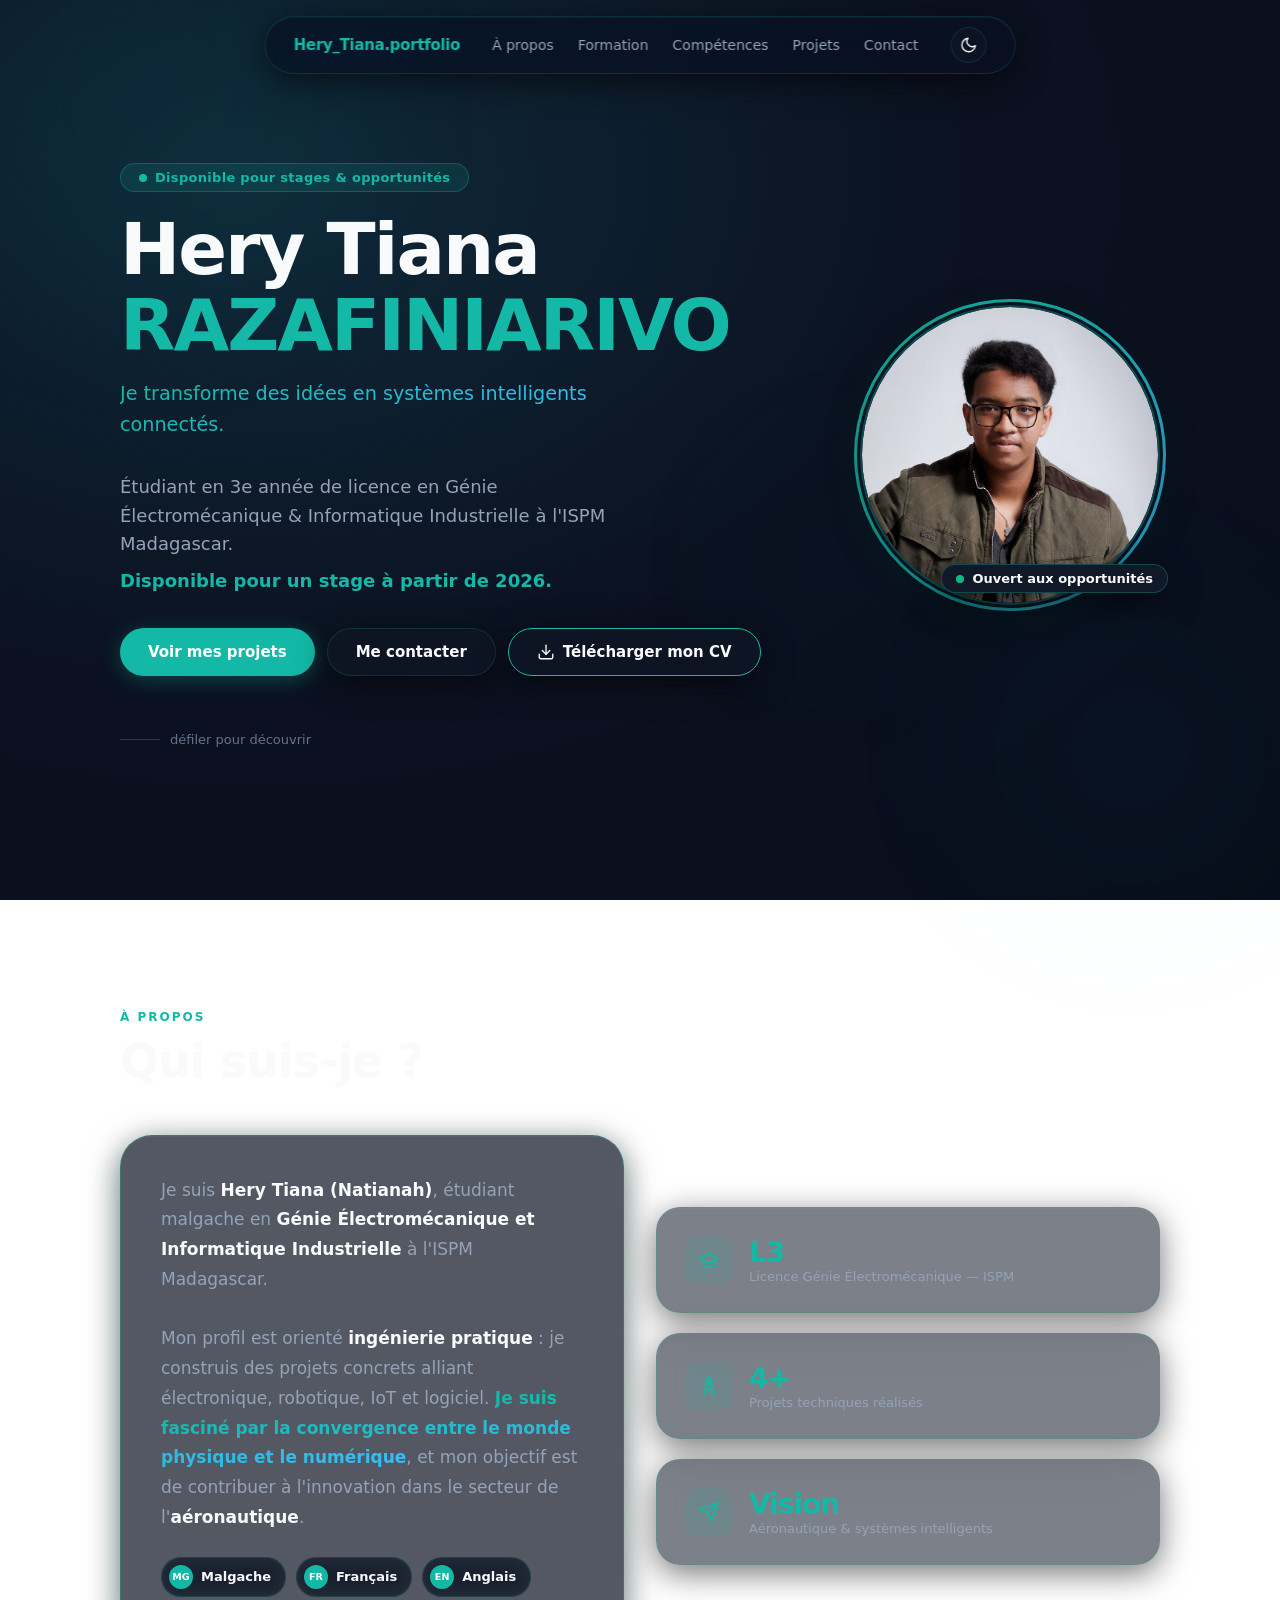
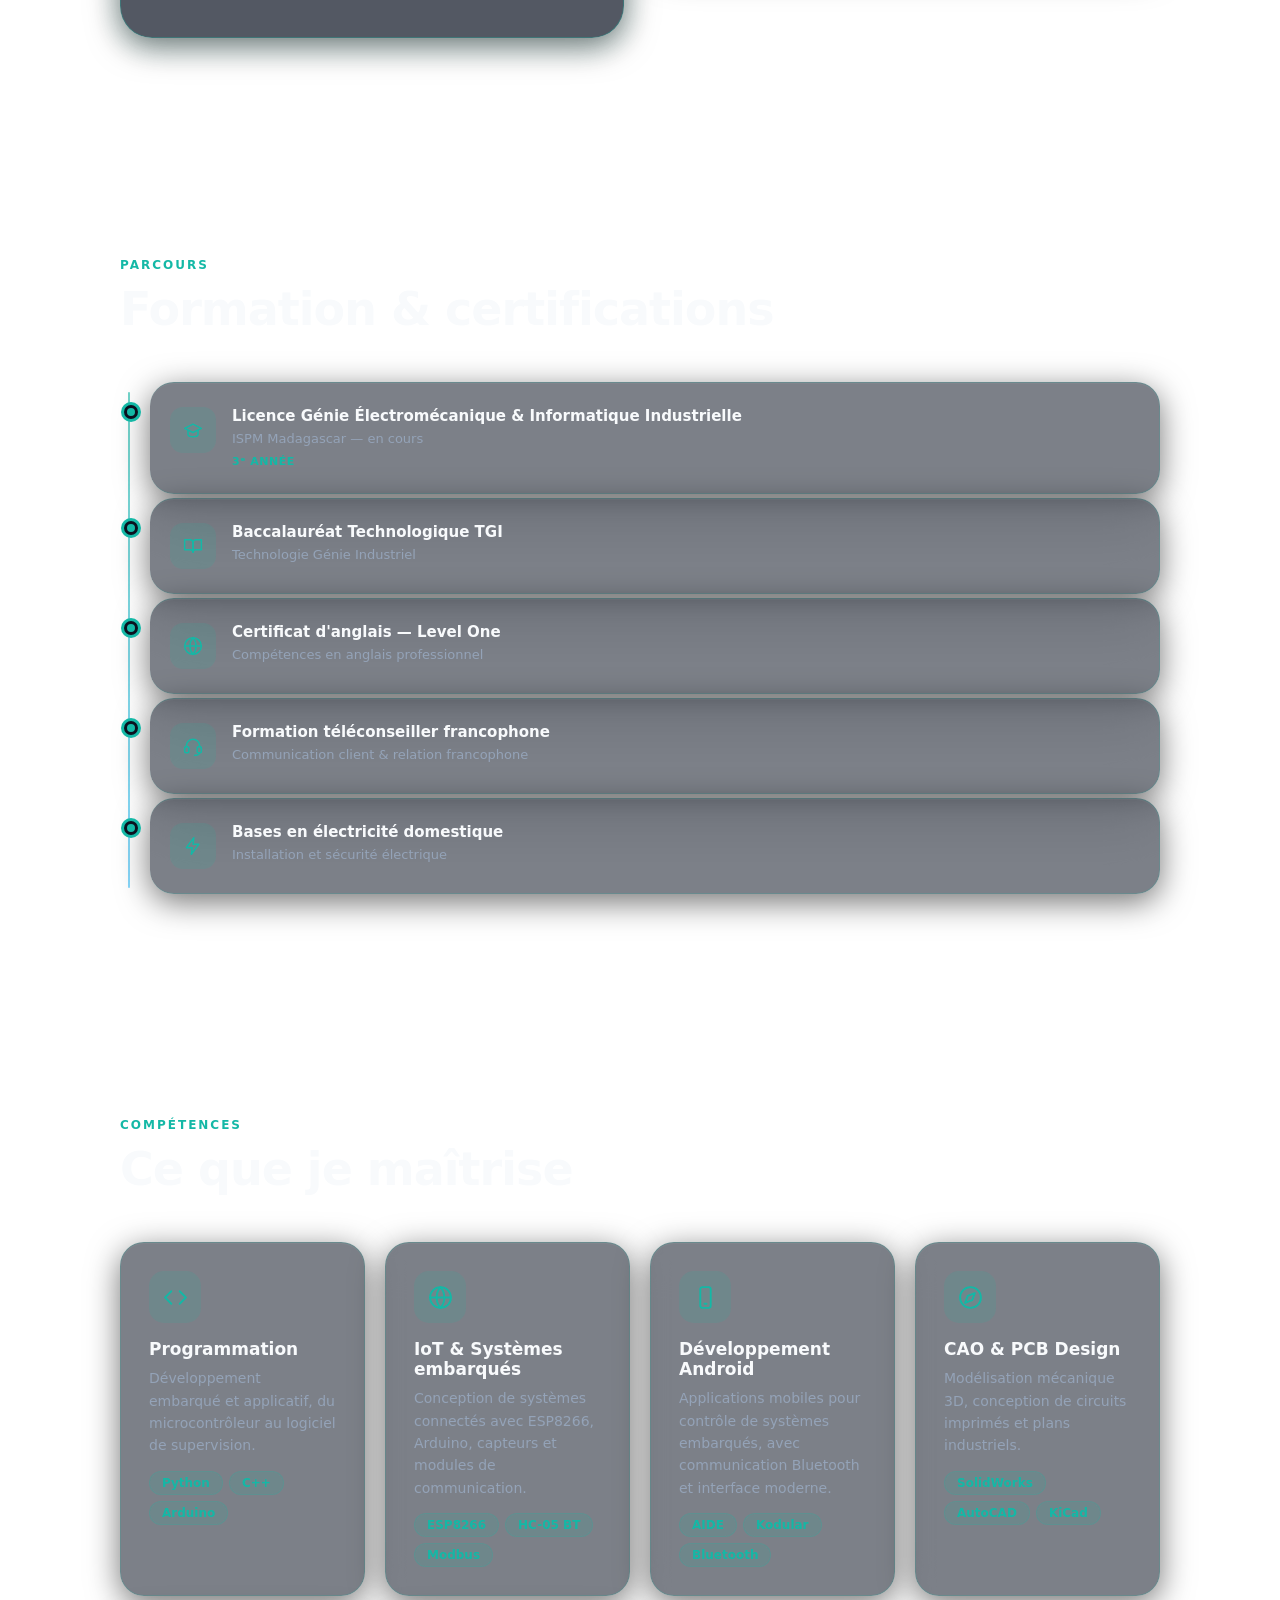
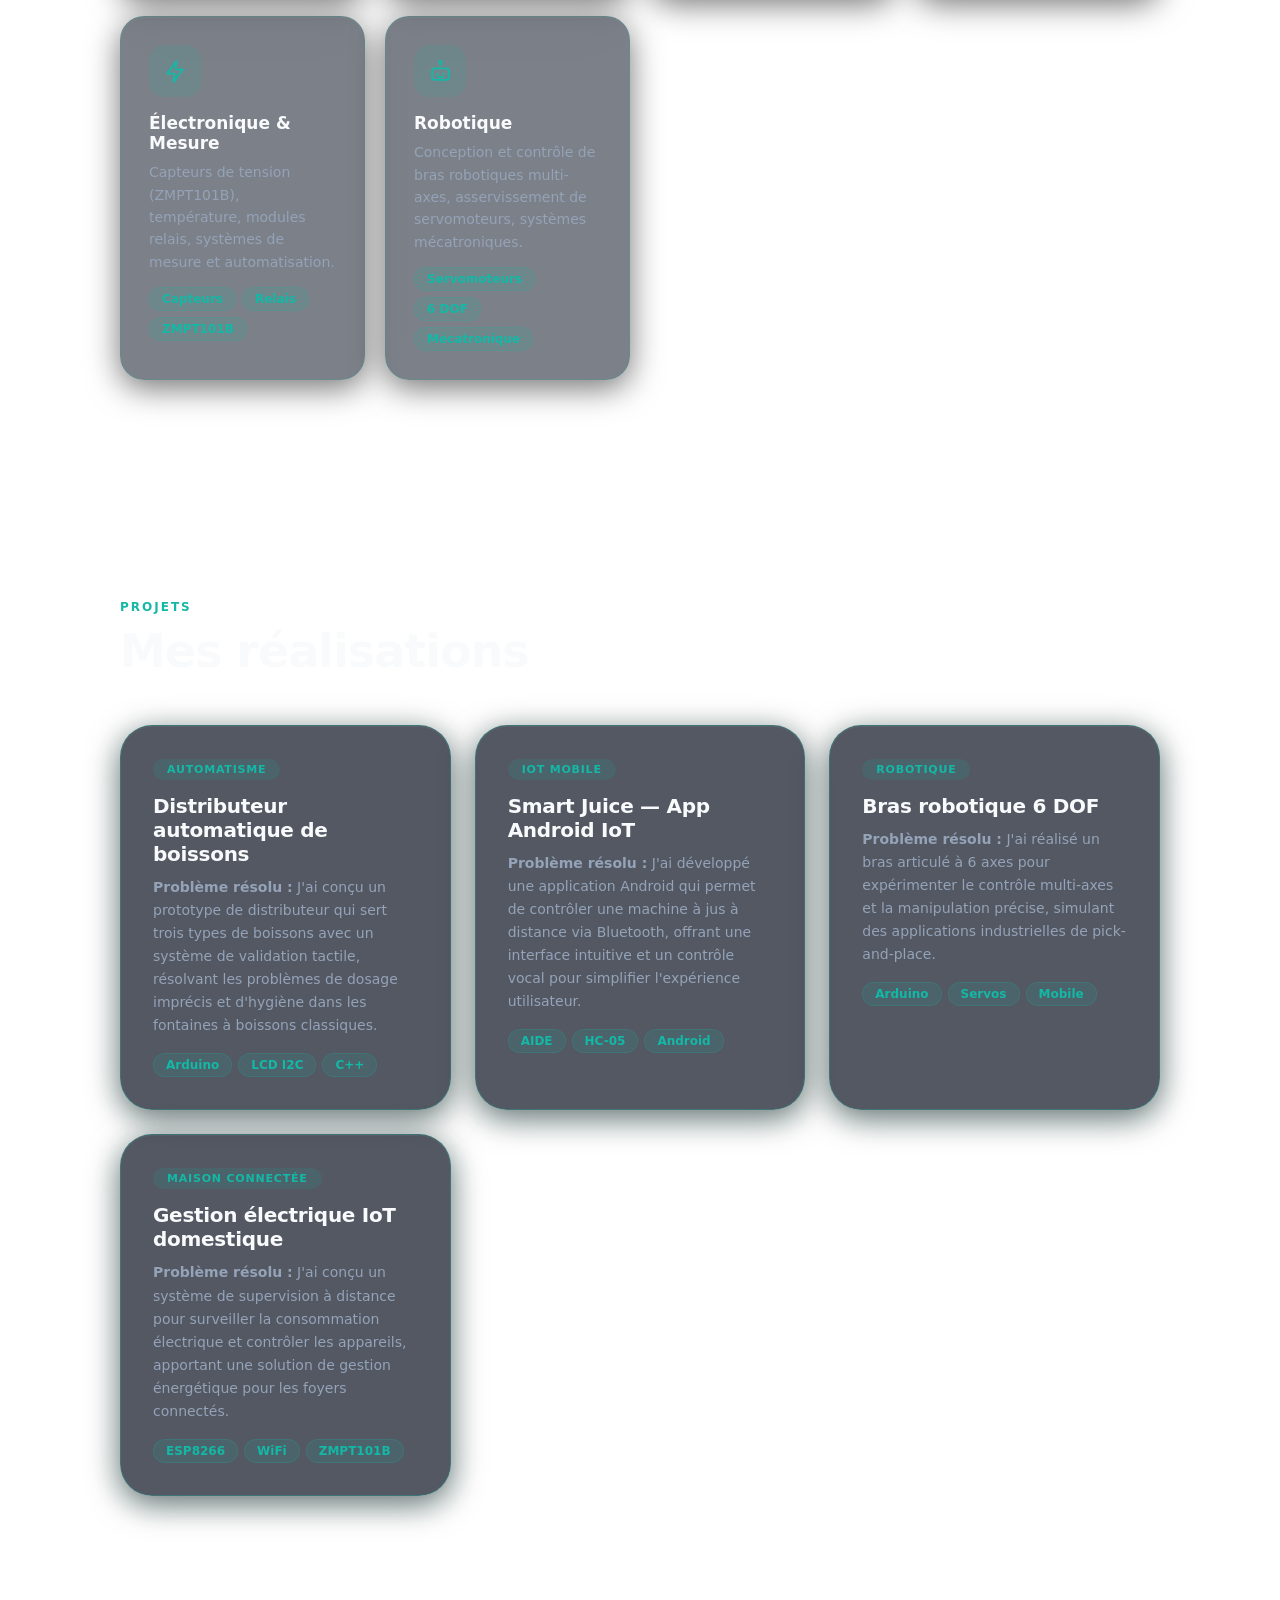
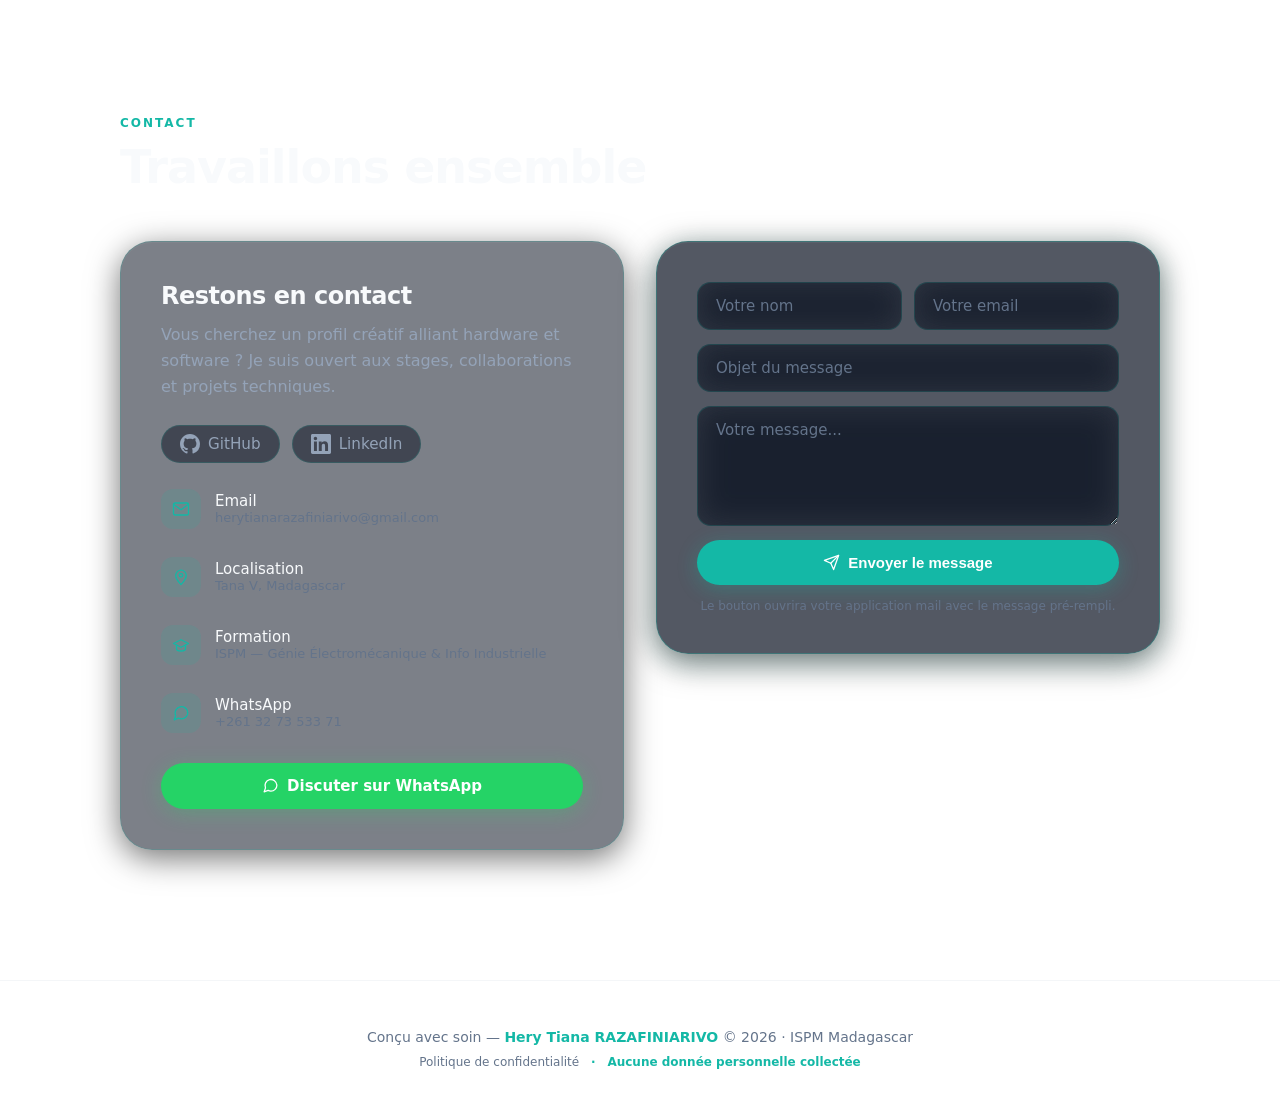
<file: index.html>
<!DOCTYPE html>
<html lang="fr">
<head>
<meta charset="UTF-8">
<meta name="viewport" content="width=device-width, initial-scale=1.0, viewport-fit=cover">
<title>Hery Tiana RAZAFINIARIVO — Génie Électromécanique & IoT | Portfolio</title>

<meta name="description" content="Portfolio de Hery Tiana RAZAFINIARIVO, étudiant en Génie Électromécanique et Informatique Industrielle à l'ISPM Madagascar. Spécialisé en IoT, robotique, systèmes embarqués et développement Android.">
<meta name="keywords" content="Hery Tiana, Natianah, portfolio, électromécanique, informatique industrielle, IoT, robotique, Arduino, ESP8266, ISPM Madagascar, systèmes embarqués">
<meta name="author" content="Hery Tiana RAZAFINIARIVO">
<meta name="robots" content="index, follow">
<link rel="canonical" href="https://protfolio-natianah.vercel.app/">

<meta property="og:type" content="website">
<meta property="og:url" content="https://protfolio-natianah.vercel.app/">
<meta property="og:title" content="Hery Tiana RAZAFINIARIVO — Portfolio Ingénierie">
<meta property="og:description" content="Étudiant en Génie Électromécanique & Informatique Industrielle à l'ISPM Madagascar. Projets IoT, robotique, systèmes embarqués.">
<meta property="og:image" content="https://protfolio-natianah.vercel.app/profil.jpg">
<meta property="og:image:width" content="1200">
<meta property="og:image:height" content="630">
<meta property="og:locale" content="fr_FR">
<meta property="og:site_name" content="Hery Tiana — Portfolio">

<meta name="twitter:card" content="summary_large_image">
<meta name="twitter:title" content="Hery Tiana RAZAFINIARIVO — Portfolio Ingénierie">
<meta name="twitter:description" content="Étudiant en Génie Électromécanique & IoT à l'ISPM Madagascar.">
<meta name="twitter:image" content="https://protfolio-natianah.vercel.app/profil.jpg">

<link rel="icon" type="image/svg+xml" href="favicon.svg">
<link rel="alternate icon" type="image/png" href="profil.jpg">
<link rel="apple-touch-icon" href="apple-touch-icon.png">
<meta name="apple-mobile-web-app-capable" content="yes">
<meta name="apple-mobile-web-app-status-bar-style" content="default">
<meta name="apple-mobile-web-app-title" content="HT Portfolio">
<meta name="theme-color" content="#14B8A6">
<meta name="msapplication-TileColor" content="#14B8A6">

<script type="application/ld+json">
{
  "@context": "https://schema.org",
  "@type": "Person",
  "name": "Hery Tiana RAZAFINIARIVO",
  "alternateName": "Natianah",
  "url": "https://protfolio-natianah.vercel.app/",
  "image": "https://protfolio-natianah.vercel.app/profil.jpg",
  "jobTitle": "Étudiant en Génie Électromécanique et Informatique Industrielle",
  "worksFor": { "@type": "Organization", "name": "ISPM Madagascar" },
  "address": { "@type": "PostalAddress", "addressLocality": "Antananarivo", "addressCountry": "MG" },
  "email": "herytianarazafiniarivo@gmail.com",
  "telephone": "+261327353371",
  "knowsAbout": ["IoT", "Robotique", "Systèmes embarqués", "Arduino", "ESP8266", "Python", "C++", "SolidWorks", "AutoCAD", "KiCad"],
  "knowsLanguage": ["fr", "en", "mg"],
  "sameAs": ["https://github.com/natianah", "https://www.linkedin.com/in/iot-herytiana-cad"]
}
</script>

<link rel="stylesheet" href="css/style.css">

<style>
/* Timeline pour la formation */
.education-grid {
  display: flex;
  flex-direction: column;
  gap: 0;
  position: relative;
  padding-left: 30px;
}

.education-grid::before {
  content: '';
  position: absolute;
  left: 8px;
  top: 10px;
  bottom: 10px;
  width: 2px;
  background: linear-gradient(to bottom, var(--accent), var(--accent-secondary));
  border-radius: 2px;
  opacity: 0.6;
}

.edu-card {
  position: relative;
  padding-left: 20px;
  border-left: none;
}

.edu-card::before {
  content: '';
  position: absolute;
  left: -26px;
  top: 22px;
  width: 14px;
  height: 14px;
  border-radius: 50%;
  background: var(--accent);
  border: 3px solid var(--bg-primary);
  box-shadow: 0 0 0 3px var(--accent);
}

.profile-ring {
  animation: spin 8s linear infinite;
}

/* Icône CV dans le bouton */
.btn-icon {
  width: 18px;
  height: 18px;
  stroke: currentColor;
  stroke-width: 1.8;
  fill: none;
  flex-shrink: 0;
}
</style>

</head>
<body>

<!-- Sprite SVG des icônes -->
<svg style="display:none" aria-hidden="true">
  <!-- Icônes existantes -->
  <symbol id="i-moon" viewBox="0 0 24 24"><path d="M21 12.79A9 9 0 1111.21 3a7 7 0 009.79 9.79z"/></symbol>
  <symbol id="i-sun" viewBox="0 0 24 24"><circle cx="12" cy="12" r="4"/><path d="M12 2v2M12 20v2M4.93 4.93l1.41 1.41M17.66 17.66l1.41 1.41M2 12h2M20 12h2M4.93 19.07l1.41-1.41M17.66 6.34l1.41-1.41"/></symbol>
  <symbol id="i-cap" viewBox="0 0 24 24"><path d="M22 10L12 5 2 10l10 5 10-5z"/><path d="M6 12v5c0 1.5 2.5 3 6 3s6-1.5 6-3v-5"/></symbol>
  <symbol id="i-rocket" viewBox="0 0 24 24"><path d="M12 2c2.2 2 3.3 5 3.3 8 0 2.2-1.1 4.3-3.3 6.3-2.2-2-3.3-4.1-3.3-6.3 0-3 1.1-6 3.3-8z"/><path d="M9 15.5l-2.5 2.5.7 2.3 2.3-.7M15 15.5l2.5 2.5-.7 2.3-2.3-.7"/><circle cx="12" cy="9" r="1.4"/></symbol>
  <symbol id="i-plane" viewBox="0 0 24 24"><path d="M22 2L11 13"/><path d="M22 2l-7 20-4-9-9-4 20-7z"/></symbol>
  <symbol id="i-book" viewBox="0 0 24 24"><path d="M2 4.5h6.5A3.5 3.5 0 0112 8v11.5a3 3 0 00-3-3H2z"/><path d="M22 4.5h-6.5A3.5 3.5 0 0012 8v11.5a3 3 0 013-3h7z"/></symbol>
  <symbol id="i-headset" viewBox="0 0 24 24"><path d="M4 13v-1a8 8 0 0116 0v1"/><rect x="2" y="13" width="5" height="7" rx="1.5"/><rect x="17" y="13" width="5" height="7" rx="1.5"/><path d="M20 20a4 4 0 01-4 3h-2"/></symbol>
  <symbol id="i-zap" viewBox="0 0 24 24"><path d="M13 2L4 14h7l-1 8 9-12h-7l1-8z"/></symbol>
  <symbol id="i-code" viewBox="0 0 24 24"><path d="M16 18l6-6-6-6M8 6l-6 6 6 6"/></symbol>
  <symbol id="i-globe" viewBox="0 0 24 24"><circle cx="12" cy="12" r="10"/><path d="M2 12h20"/><path d="M12 2a15.3 15.3 0 010 20 15.3 15.3 0 010-20z"/></symbol>
  <symbol id="i-phone-mobile" viewBox="0 0 24 24"><rect x="7" y="2" width="10" height="20" rx="2"/><path d="M11 18h2"/></symbol>
  <symbol id="i-compass" viewBox="0 0 24 24"><circle cx="12" cy="12" r="10"/><path d="M16.2 7.8l-2.6 6.8-6.8 2.6 2.6-6.8z"/></symbol>
  <symbol id="i-bot" viewBox="0 0 24 24"><rect x="4" y="9" width="16" height="11" rx="2.5"/><path d="M12 2v4"/><circle cx="12" cy="2.8" r="1"/><path d="M9 14v1M15 14v1"/><path d="M9.5 17.5h5"/></symbol>
  <symbol id="i-mail" viewBox="0 0 24 24"><rect x="2" y="4" width="20" height="16" rx="2"/><path d="M2.5 6l9.5 7 9.5-7"/></symbol>
  <symbol id="i-pin" viewBox="0 0 24 24"><path d="M12 22s7-6.7 7-12.2A7 7 0 105 9.8C5 15.3 12 22 12 22z"/><circle cx="12" cy="9.8" r="2.4"/></symbol>
  <symbol id="i-chat" viewBox="0 0 24 24"><path d="M21 11.5a8.4 8.4 0 01-8.4 8.4 8.3 8.3 0 01-3.9-.96L3 21l1.94-5.62A8.4 8.4 0 1121 11.5z"/></symbol>
  <symbol id="i-send" viewBox="0 0 24 24"><path d="M22 2L11 13"/><path d="M22 2l-7 20-4-9-9-4z"/></symbol>
  <symbol id="i-file" viewBox="0 0 24 24"><path d="M14 2H6a2 2 0 00-2 2v16a2 2 0 002 2h12a2 2 0 002-2V8z"/><path d="M14 2v6h6"/><path d="M9 13h6M9 17h6M9 9h1"/></symbol>

  <!-- Nouvelles icônes pour remplacer les émojis -->
  <symbol id="i-check" viewBox="0 0 24 24"><path d="M22 11.08V12a10 10 0 11-5.93-9.14"/><polyline points="22 4 12 14.01 9 11.01"/></symbol>
  <symbol id="i-download" viewBox="0 0 24 24"><path d="M21 15v4a2 2 0 01-2 2H5a2 2 0 01-2-2v-4"/><polyline points="7 10 12 15 17 10"/><line x1="12" y1="15" x2="12" y2="3"/></symbol>
</svg>

<div class="bg-blob blob1"></div>
<div class="bg-blob blob2"></div>
<div class="bg-blob blob3"></div>

<nav>
  <div class="nav-brand">Hery_Tiana.portfolio</div>
  <div class="nav-links">
    <a href="#about">À propos</a>
    <a href="#education">Formation</a>
    <a href="#skills">Compétences</a>
    <a href="#projects">Projets</a>
    <a href="#contact">Contact</a>
  </div>
  <button class="theme-toggle" id="themeToggle" aria-label="Changer de thème" title="Changer de thème">
    <svg class="icon" id="themeIcon"><use href="#i-moon"/></svg>
  </button>
  <div class="nav-hamburger" id="hamburger" aria-label="Menu" role="button">
    <span></span><span></span><span></span>
  </div>
</nav>

<div class="mobile-menu" id="mobileMenu">
  <a href="#about">À propos</a>
  <a href="#education">Formation</a>
  <a href="#skills">Compétences</a>
  <a href="#projects">Projets</a>
  <a href="#contact">Contact</a>
</div>

<main>
  <!-- ===== HERO ===== -->
  <section id="hero">
    <div class="hero-left">
      <div class="hero-badge"><span class="hero-badge-dot"></span>Disponible pour stages & opportunités</div>
      <h1>Hery Tiana<br><span>RAZAFINIARIVO</span></h1>
      <p class="hero-sub" style="font-size: 1.2rem; font-weight: 500; color: var(--text-primary);">
        <span style="display: inline-block; background: linear-gradient(135deg, var(--accent), var(--accent-secondary)); -webkit-background-clip: text; -webkit-text-fill-color: transparent; background-clip: text;">
          Je transforme des idées en systèmes intelligents connectés.
        </span>
      </p>
      <p class="hero-sub">
        Étudiant en 3e année de licence en Génie Électromécanique &amp; Informatique Industrielle à l'ISPM Madagascar.
        <strong style="color: var(--accent); display: block; margin-top: 8px;">Disponible pour un stage à partir de 2026.</strong>
      </p>
      <div class="hero-cta">
        <a href="#projects" class="btn-primary">Voir mes projets</a>
        <a href="#contact" class="btn-glass">Me contacter</a>
        <a href="https://drive.google.com/file/d/12EHy3TyTNgXBNIiAgPR5y3SxIf6Hd4YI/view?usp=drive_link" target="_blank" rel="noopener noreferrer" class="btn-glass" style="border-color: var(--accent); display: inline-flex; align-items: center; gap: 8px;">
          <svg class="btn-icon" viewBox="0 0 24 24" fill="none" stroke="currentColor" stroke-width="2" stroke-linecap="round" stroke-linejoin="round">
            <path d="M21 15v4a2 2 0 01-2 2H5a2 2 0 01-2-2v-4"/>
            <polyline points="7 10 12 15 17 10"/>
            <line x1="12" y1="15" x2="12" y2="3"/>
          </svg>
          Télécharger mon CV
        </a>
      </div>
      <div class="scroll-hint">
        <div class="scroll-line"></div>
        <span>défiler pour découvrir</span>
      </div>
    </div>
    <div class="hero-right">
      <div class="profile-frame">
        <div class="profile-ring"><div class="profile-ring-inner"></div></div>
        <div class="profile-photo-wrap">
          <img src="profil.jpg" alt="Hery Tiana RAZAFINIARIVO">
        </div>
        <div class="profile-badge">
          <div class="profile-badge-dot"></div>
          Ouvert aux opportunités
        </div>
      </div>
    </div>
  </section>

  <!-- ===== À PROPOS ===== -->
  <section id="about">
    <div class="section-eyebrow">À propos</div>
    <h2>Qui suis-je ?</h2>
    <div class="about-grid reveal">
      <div class="about-card glass-strong">
        <p class="about-text">
          Je suis <strong>Hery Tiana (Natianah)</strong>, étudiant malgache en <strong>Génie Électromécanique et Informatique Industrielle</strong> à l'ISPM Madagascar.<br><br>
          Mon profil est orienté <strong>ingénierie pratique</strong> : je construis des projets concrets alliant électronique, robotique, IoT et logiciel. <span style="background: linear-gradient(135deg, var(--accent), var(--accent-secondary)); -webkit-background-clip: text; -webkit-text-fill-color: transparent; background-clip: text; font-weight: 600;">Je suis fasciné par la convergence entre le monde physique et le numérique</span>, et mon objectif est de contribuer à l'innovation dans le secteur de l'<strong>aéronautique</strong>.
        </p>
        <div class="langs">
          <div class="lang-pill"><span class="lang-code">MG</span> Malgache</div>
          <div class="lang-pill"><span class="lang-code">FR</span> Français</div>
          <div class="lang-pill"><span class="lang-code">EN</span> Anglais</div>
        </div>
      </div>
      <div class="stats-col">
        <div class="stat-card glass">
          <div class="stat-icon"><svg class="icon"><use href="#i-cap"/></svg></div>
          <div>
            <div class="stat-num">L3</div>
            <div class="stat-label">Licence Génie Électromécanique — ISPM</div>
          </div>
        </div>
        <div class="stat-card glass">
          <div class="stat-icon"><svg class="icon"><use href="#i-rocket"/></svg></div>
          <div>
            <div class="stat-num">4+</div>
            <div class="stat-label">Projets techniques réalisés</div>
          </div>
        </div>
        <div class="stat-card glass">
          <div class="stat-icon"><svg class="icon"><use href="#i-plane"/></svg></div>
          <div>
            <div class="stat-num">Vision</div>
            <div class="stat-label">Aéronautique &amp; systèmes intelligents</div>
          </div>
        </div>
      </div>
    </div>
  </section>

  <!-- ===== FORMATION ===== -->
  <section id="education">
    <div class="section-eyebrow">Parcours</div>
    <h2>Formation &amp; certifications</h2>
    <div class="education-grid">
      <div class="edu-card glass reveal">
        <div class="edu-icon"><svg class="icon"><use href="#i-cap"/></svg></div>
        <div>
          <div class="edu-title">Licence Génie Électromécanique &amp; Informatique Industrielle</div>
          <div class="edu-sub">ISPM Madagascar — en cours</div>
          <span class="edu-year">3ᵉ année</span>
        </div>
      </div>
      <div class="edu-card glass reveal" style="transition-delay:0.1s">
        <div class="edu-icon"><svg class="icon"><use href="#i-book"/></svg></div>
        <div>
          <div class="edu-title">Baccalauréat Technologique TGI</div>
          <div class="edu-sub">Technologie Génie Industriel</div>
        </div>
      </div>
      <div class="edu-card glass reveal" style="transition-delay:0.2s">
        <div class="edu-icon"><svg class="icon"><use href="#i-globe"/></svg></div>
        <div>
          <div class="edu-title">Certificat d'anglais — Level One</div>
          <div class="edu-sub">Compétences en anglais professionnel</div>
        </div>
      </div>
      <div class="edu-card glass reveal" style="transition-delay:0.3s">
        <div class="edu-icon"><svg class="icon"><use href="#i-headset"/></svg></div>
        <div>
          <div class="edu-title">Formation téléconseiller francophone</div>
          <div class="edu-sub">Communication client &amp; relation francophone</div>
        </div>
      </div>
      <div class="edu-card glass reveal" style="transition-delay:0.4s">
        <div class="edu-icon"><svg class="icon"><use href="#i-zap"/></svg></div>
        <div>
          <div class="edu-title">Bases en électricité domestique</div>
          <div class="edu-sub">Installation et sécurité électrique</div>
        </div>
      </div>
    </div>
  </section>

  <!-- ===== COMPÉTENCES ===== -->
  <section id="skills">
    <div class="section-eyebrow">Compétences</div>
    <h2>Ce que je maîtrise</h2>
    <div class="skills-grid">
      <div class="skill-card glass reveal">
        <div class="skill-icon"><svg class="icon"><use href="#i-code"/></svg></div>
        <div class="skill-title">Programmation</div>
        <p class="skill-desc">Développement embarqué et applicatif, du microcontrôleur au logiciel de supervision.</p>
        <div class="skill-tags"><span class="tag">Python</span><span class="tag">C++</span><span class="tag">Arduino</span></div>
      </div>
      <div class="skill-card glass reveal" style="transition-delay:0.1s">
        <div class="skill-icon"><svg class="icon"><use href="#i-globe"/></svg></div>
        <div class="skill-title">IoT &amp; Systèmes embarqués</div>
        <p class="skill-desc">Conception de systèmes connectés avec ESP8266, Arduino, capteurs et modules de communication.</p>
        <div class="skill-tags"><span class="tag">ESP8266</span><span class="tag">HC-05 BT</span><span class="tag">Modbus</span></div>
      </div>
      <div class="skill-card glass reveal" style="transition-delay:0.2s">
        <div class="skill-icon"><svg class="icon"><use href="#i-phone-mobile"/></svg></div>
        <div class="skill-title">Développement Android</div>
        <p class="skill-desc">Applications mobiles pour contrôle de systèmes embarqués, avec communication Bluetooth et interface moderne.</p>
        <div class="skill-tags"><span class="tag">AIDE</span><span class="tag">Kodular</span><span class="tag">Bluetooth</span></div>
      </div>
      <div class="skill-card glass reveal" style="transition-delay:0.3s">
        <div class="skill-icon"><svg class="icon"><use href="#i-compass"/></svg></div>
        <div class="skill-title">CAO &amp; PCB Design</div>
        <p class="skill-desc">Modélisation mécanique 3D, conception de circuits imprimés et plans industriels.</p>
        <div class="skill-tags"><span class="tag">SolidWorks</span><span class="tag">AutoCAD</span><span class="tag">KiCad</span></div>
      </div>
      <div class="skill-card glass reveal" style="transition-delay:0.4s">
        <div class="skill-icon"><svg class="icon"><use href="#i-zap"/></svg></div>
        <div class="skill-title">Électronique &amp; Mesure</div>
        <p class="skill-desc">Capteurs de tension (ZMPT101B), température, modules relais, systèmes de mesure et automatisation.</p>
        <div class="skill-tags"><span class="tag">Capteurs</span><span class="tag">Relais</span><span class="tag">ZMPT101B</span></div>
      </div>
      <div class="skill-card glass reveal" style="transition-delay:0.5s">
        <div class="skill-icon"><svg class="icon"><use href="#i-bot"/></svg></div>
        <div class="skill-title">Robotique</div>
        <p class="skill-desc">Conception et contrôle de bras robotiques multi-axes, asservissement de servomoteurs, systèmes mécatroniques.</p>
        <div class="skill-tags"><span class="tag">Servomoteurs</span><span class="tag">6 DOF</span><span class="tag">Mécatronique</span></div>
      </div>
    </div>
  </section>

  <!-- ===== PROJETS ===== -->
  <section id="projects">
    <div class="section-eyebrow">Projets</div>
    <h2>Mes réalisations</h2>
    <div class="projects-grid">
      <div class="project-card glass-strong reveal">
        <div class="project-tag">Automatisme</div>
        <div class="project-title">Distributeur automatique de boissons</div>
        <p class="project-desc"><strong>Problème résolu :</strong> J'ai conçu un prototype de distributeur qui sert trois types de boissons avec un système de validation tactile, résolvant les problèmes de dosage imprécis et d'hygiène dans les fontaines à boissons classiques.</p>
        <div class="project-tech"><span class="tag">Arduino</span><span class="tag">LCD I2C</span><span class="tag">C++</span></div>
<!-- <a href="https://drive.google.com/file/d/XXXXX1/view" target="_blank" rel="noopener noreferrer" class="project-link"><svg class="icon"><use href="#i-file"/></svg>Voir le PDF →</a> -->
      </div>
      <div class="project-card glass-strong reveal" style="transition-delay:0.1s">
        <div class="project-tag">IoT Mobile</div>
        <div class="project-title">Smart Juice — App Android IoT</div>
        <p class="project-desc"><strong>Problème résolu :</strong> J'ai développé une application Android qui permet de contrôler une machine à jus à distance via Bluetooth, offrant une interface intuitive et un contrôle vocal pour simplifier l'expérience utilisateur.</p>
        <div class="project-tech"><span class="tag">AIDE</span><span class="tag">HC-05</span><span class="tag">Android</span></div>
<!-- <a href="https://drive.google.com/file/d/XXXXX2/view" target="_blank" rel="noopener noreferrer" class="project-link"><svg class="icon"><use href="#i-file"/></svg>Voir le PDF →</a> -->
      </div>
      <div class="project-card glass-strong reveal" style="transition-delay:0.2s">
        <div class="project-tag">Robotique</div>
        <div class="project-title">Bras robotique 6 DOF</div>
        <p class="project-desc"><strong>Problème résolu :</strong> J'ai réalisé un bras articulé à 6 axes pour expérimenter le contrôle multi-axes et la manipulation précise, simulant des applications industrielles de pick-and-place.</p>
        <div class="project-tech"><span class="tag">Arduino</span><span class="tag">Servos</span><span class="tag">Mobile</span></div>
<!-- <a href="https://drive.google.com/file/d/XXXXX3/view" target="_blank" rel="noopener noreferrer" class="project-link"><svg class="icon"><use href="#i-file"/></svg>Voir le PDF →</a> -->
      </div>
      <div class="project-card glass-strong reveal" style="transition-delay:0.3s">
        <div class="project-tag">Maison connectée</div>
        <div class="project-title">Gestion électrique IoT domestique</div>
        <p class="project-desc"><strong>Problème résolu :</strong> J'ai conçu un système de supervision à distance pour surveiller la consommation électrique et contrôler les appareils, apportant une solution de gestion énergétique pour les foyers connectés.</p>
        <div class="project-tech"><span class="tag">ESP8266</span><span class="tag">WiFi</span><span class="tag">ZMPT101B</span></div>
<!-- <a href="https://drive.google.com/file/d/XXXXX4/view" target="_blank" rel="noopener noreferrer" class="project-link"><svg class="icon"><use href="#i-file"/></svg>Voir le PDF →</a> -->
      </div>
    </div>
  </section>

  <!-- ===== CONTACT ===== -->
  <section id="contact">
    <div class="section-eyebrow">Contact</div>
    <h2>Travaillons ensemble</h2>
    <div class="contact-wrapper reveal">
      <div class="contact-info contact-card glass">
        <h3>Restons en contact</h3>
        <p>Vous cherchez un profil créatif alliant hardware et software ? Je suis ouvert aux stages, collaborations et projets techniques.</p>

        <!-- Liens sociaux -->
        <div class="social-links">
          <a href="https://github.com/natianah" target="_blank" rel="noopener noreferrer" class="social-link">
            <svg width="20" height="20" viewBox="0 0 24 24" fill="currentColor"><path d="M12 0C5.37 0 0 5.37 0 12c0 5.31 3.435 9.795 8.205 11.385.6.105.825-.255.825-.57 0-.285-.015-1.23-.015-2.235-3.015.555-3.795-.735-4.035-1.41-.135-.345-.72-1.41-1.23-1.695-.42-.225-1.02-.78-.015-.795.945-.015 1.62.87 1.845 1.23 1.08 1.815 2.805 1.305 3.495.99.105-.78.42-1.305.765-1.605-2.67-.3-5.46-1.335-5.46-5.925 0-1.305.465-2.385 1.23-3.225-.12-.3-.54-1.53.12-3.15 0 0 1.005-.315 3.3 1.23.96-.27 1.98-.405 3-.405s2.04.135 3 .405c2.295-1.56 3.3-1.23 3.3-1.23.66 1.62.24 2.85.12 3.15.765.84 1.23 1.905 1.23 3.225 0 4.605-2.805 5.625-5.475 5.925.435.375.81 1.095.81 2.22 0 1.605-.015 2.895-.015 3.3 0 .315.225.69.825.57A12.02 12.02 0 0024 12c0-6.63-5.37-12-12-12z"/></svg>
            GitHub
          </a>
          <a href="https://www.linkedin.com/in/iot-herytiana-cad" target="_blank" rel="noopener noreferrer" class="social-link">
            <svg width="20" height="20" viewBox="0 0 24 24" fill="currentColor"><path d="M20.447 20.452h-3.554v-5.569c0-1.328-.027-3.037-1.852-3.037-1.853 0-2.136 1.445-2.136 2.939v5.667H9.351V9h3.414v1.561h.046c.477-.9 1.637-1.85 3.37-1.85 3.601 0 4.267 2.37 4.267 5.455v6.286zM5.337 7.433c-1.144 0-2.063-.926-2.063-2.065 0-1.138.92-2.063 2.063-2.063 1.14 0 2.064.925 2.064 2.063 0 1.139-.925 2.065-2.064 2.065zm1.782 13.019H3.555V9h3.564v11.452zM22.225 0H1.771C.792 0 0 .774 0 1.729v20.542C0 23.227.792 24 1.771 24h20.451C23.2 24 24 23.227 24 22.271V1.729C24 .774 23.2 0 22.222 0h.003z"/></svg>
            LinkedIn
          </a>
        </div>

        <a href="mailto:herytianarazafiniarivo@gmail.com" class="contact-item">
          <div class="contact-item-icon"><svg class="icon"><use href="#i-mail"/></svg></div>
          <div>
            <div class="contact-item-text">Email</div>
            <div class="contact-item-sub">herytianarazafiniarivo@gmail.com</div>
          </div>
        </a>

        <div class="contact-item">
          <div class="contact-item-icon"><svg class="icon"><use href="#i-pin"/></svg></div>
          <div>
            <div class="contact-item-text">Localisation</div>
            <div class="contact-item-sub">Tana V, Madagascar</div>
          </div>
        </div>

        <div class="contact-item">
          <div class="contact-item-icon"><svg class="icon"><use href="#i-cap"/></svg></div>
          <div>
            <div class="contact-item-text">Formation</div>
            <div class="contact-item-sub">ISPM — Génie Électromécanique &amp; Info Industrielle</div>
          </div>
        </div>

        <a href="https://wa.me/261327353371" target="_blank" rel="noopener noreferrer" class="contact-item">
          <div class="contact-item-icon"><svg class="icon"><use href="#i-chat"/></svg></div>
          <div>
            <div class="contact-item-text">WhatsApp</div>
            <div class="contact-item-sub">+261 32 73 533 71</div>
          </div>
        </a>

        <a href="https://wa.me/261327353371" target="_blank" rel="noopener noreferrer" class="btn-primary btn-full btn-whatsapp" style="margin-top:8px;">
          <svg class="icon"><use href="#i-chat"/></svg>Discuter sur WhatsApp
        </a>
      </div>

      <div class="contact-card glass-strong">
        <div class="form-group">
          <div class="form-row">
            <input type="text" id="f-nom" placeholder="Votre nom" required />
            <input type="email" id="f-email" placeholder="Votre email" required />
          </div>
          <input type="text" id="f-objet" placeholder="Objet du message" />
          <textarea id="f-msg" placeholder="Votre message..."></textarea>

          <!-- Champ honeypot anti-spam -->
          <div style="display: none;">
            <input type="text" id="f-honeypot" name="honeypot" placeholder="Ne pas remplir" />
          </div>

          <button class="btn-primary btn-full" onclick="envoyerEmail()">
            <svg class="icon"><use href="#i-send"/></svg>Envoyer le message
          </button>
        </div>
        <p style="margin-top:14px; font-size:12px; color:var(--text-muted); text-align:center;">
          Le bouton ouvrira votre application mail avec le message pré-rempli.
        </p>
      </div>
    </div>
  </section>
</main>

<footer>
  <p>Conçu avec soin — <span>Hery Tiana RAZAFINIARIVO</span> © 2026 · ISPM Madagascar</p>
  <p style="margin-top: 10px; font-size: 12px; color: var(--text-muted);">
    <a href="/privacy.html" style="color: var(--text-muted); text-decoration: none; transition: color 0.2s;">Politique de confidentialité</a>
    <span style="margin: 0 8px;">·</span>
    <span>Aucune donnée personnelle collectée</span>
  </p>
</footer>

<script src="js/script.js"></script>
</body>
</html>
</file>
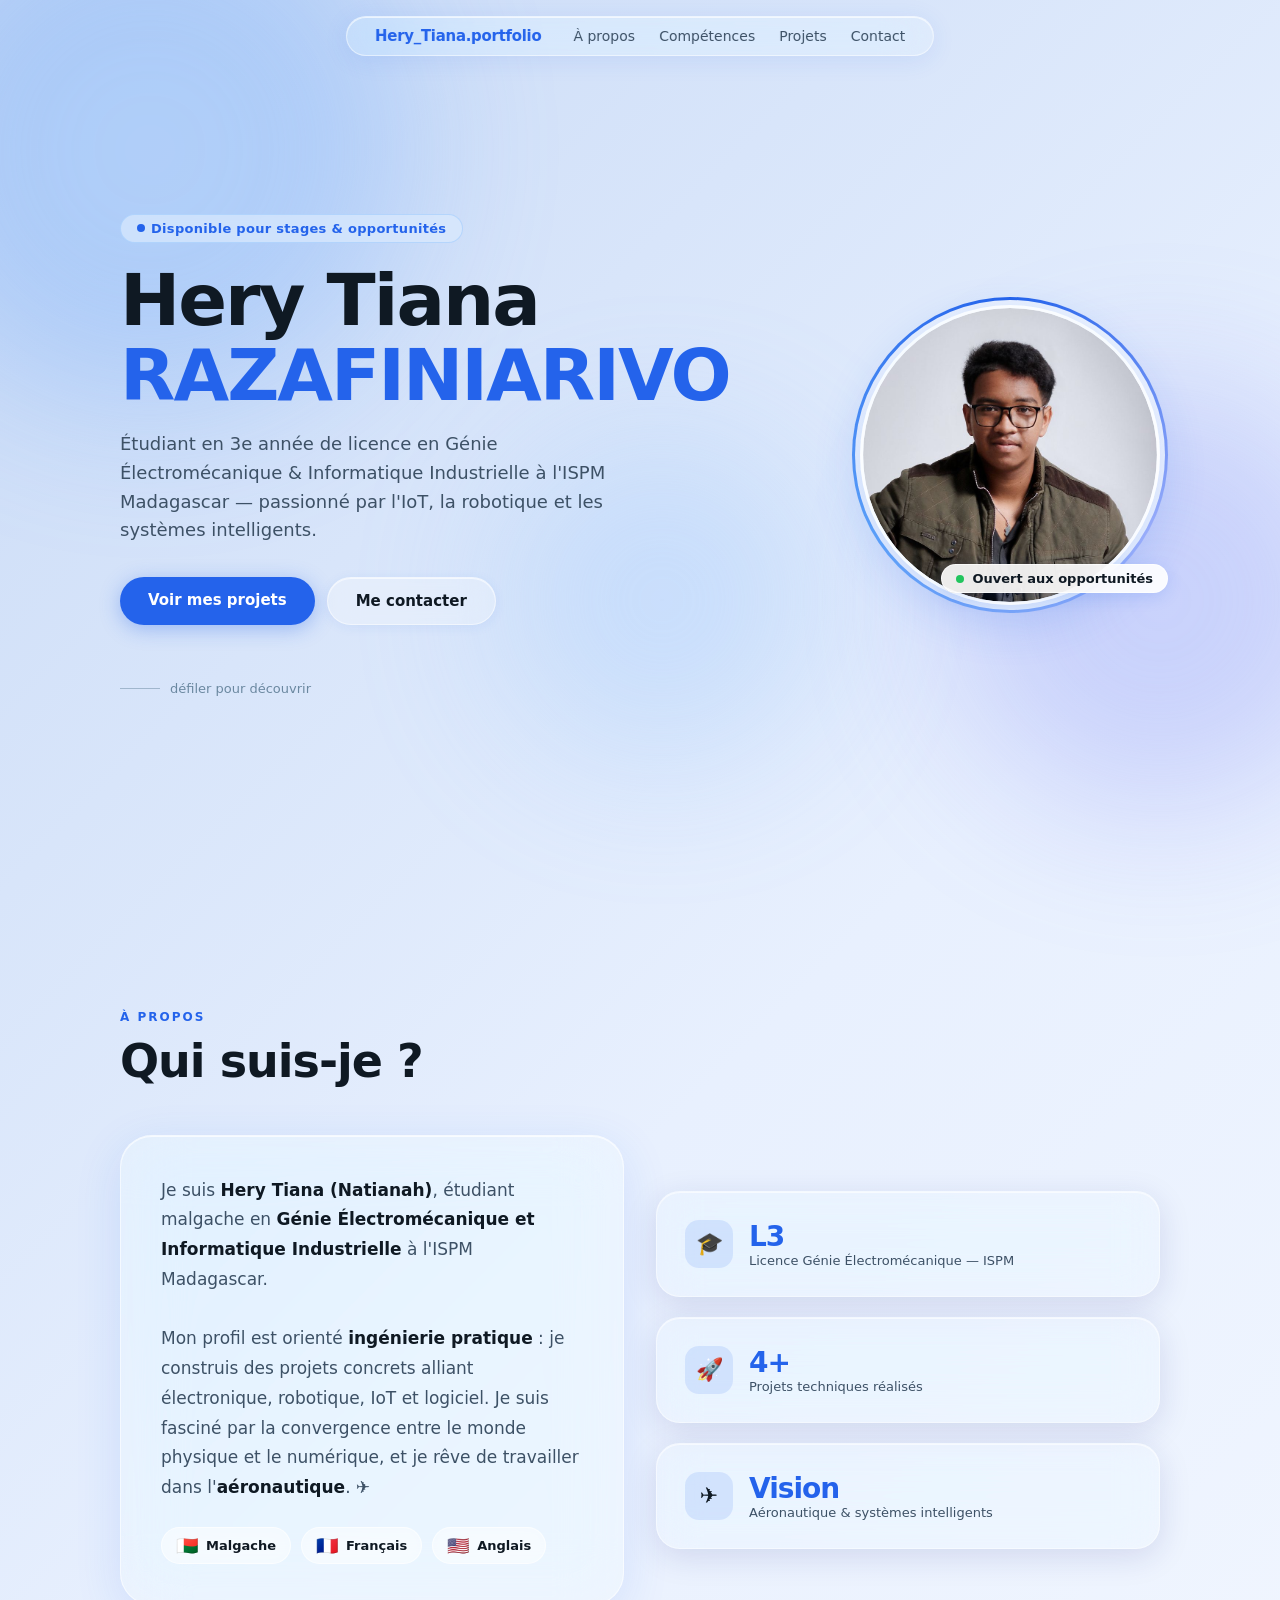
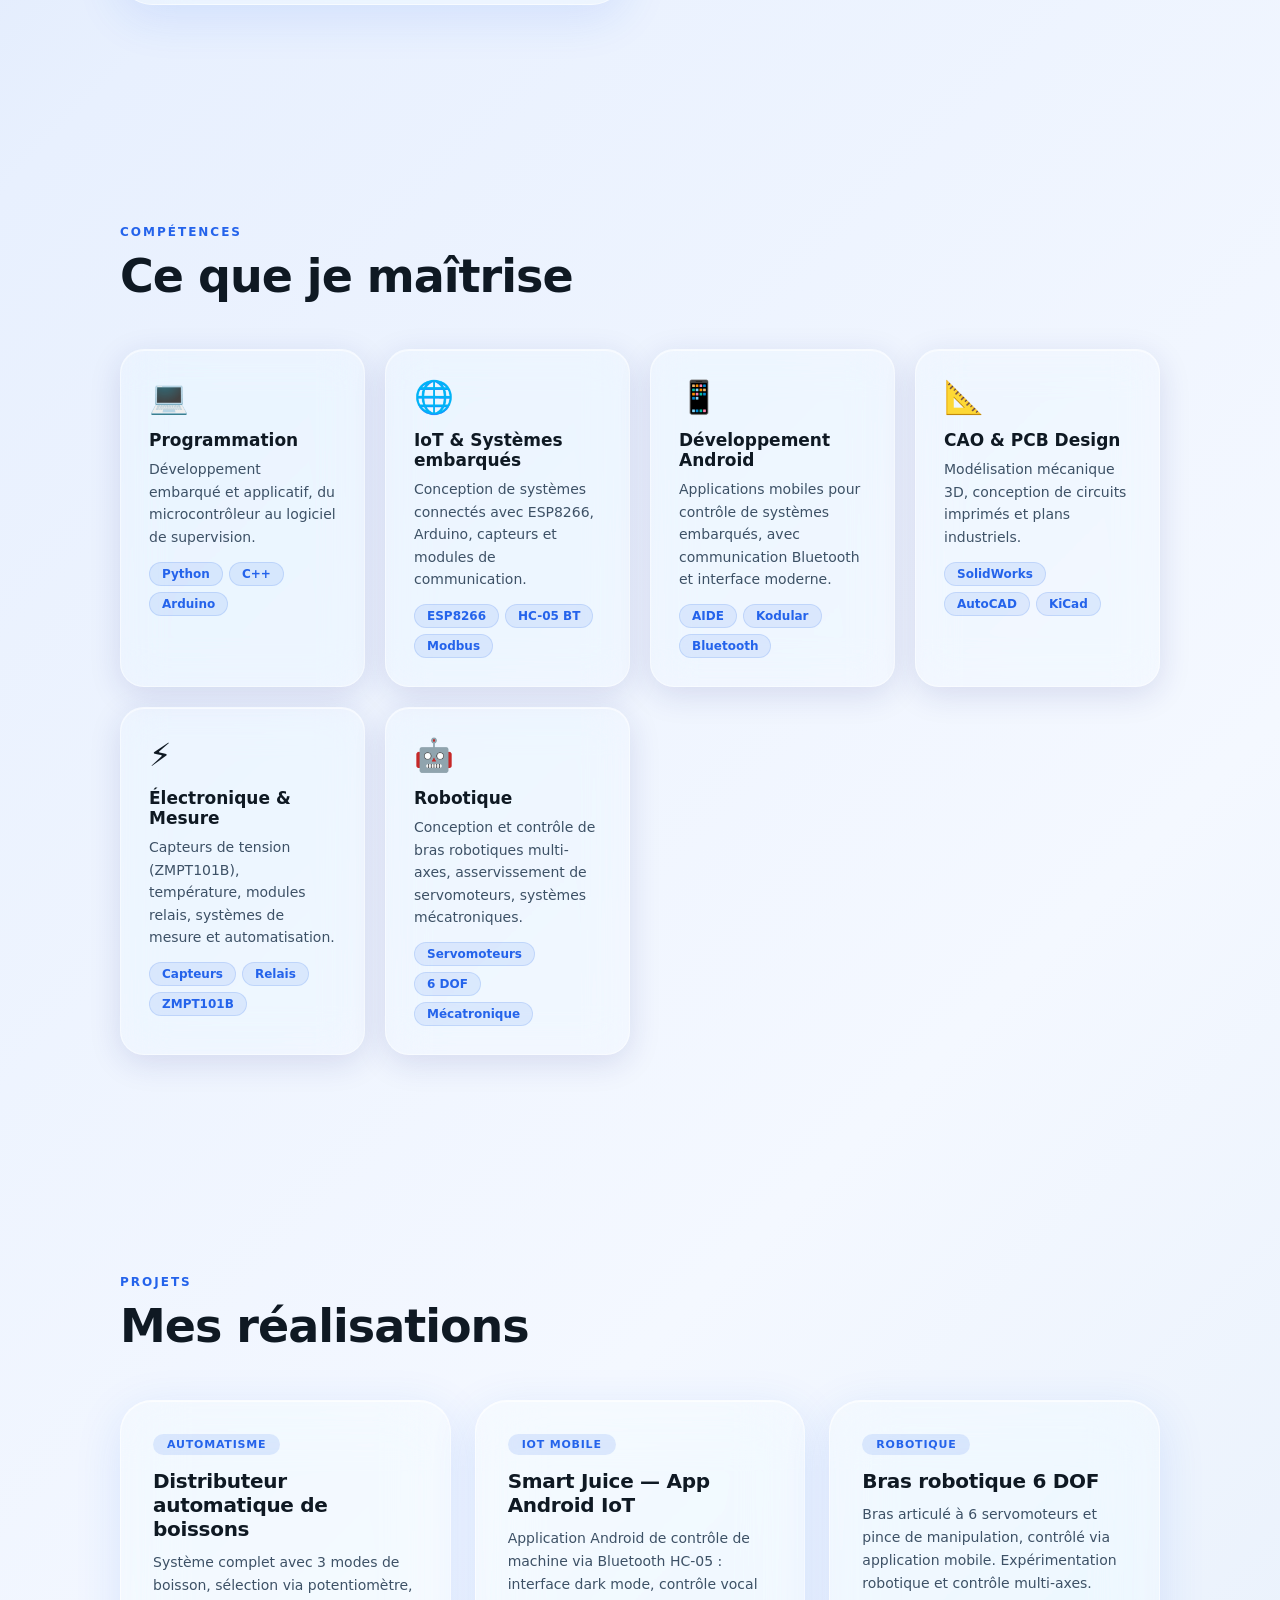
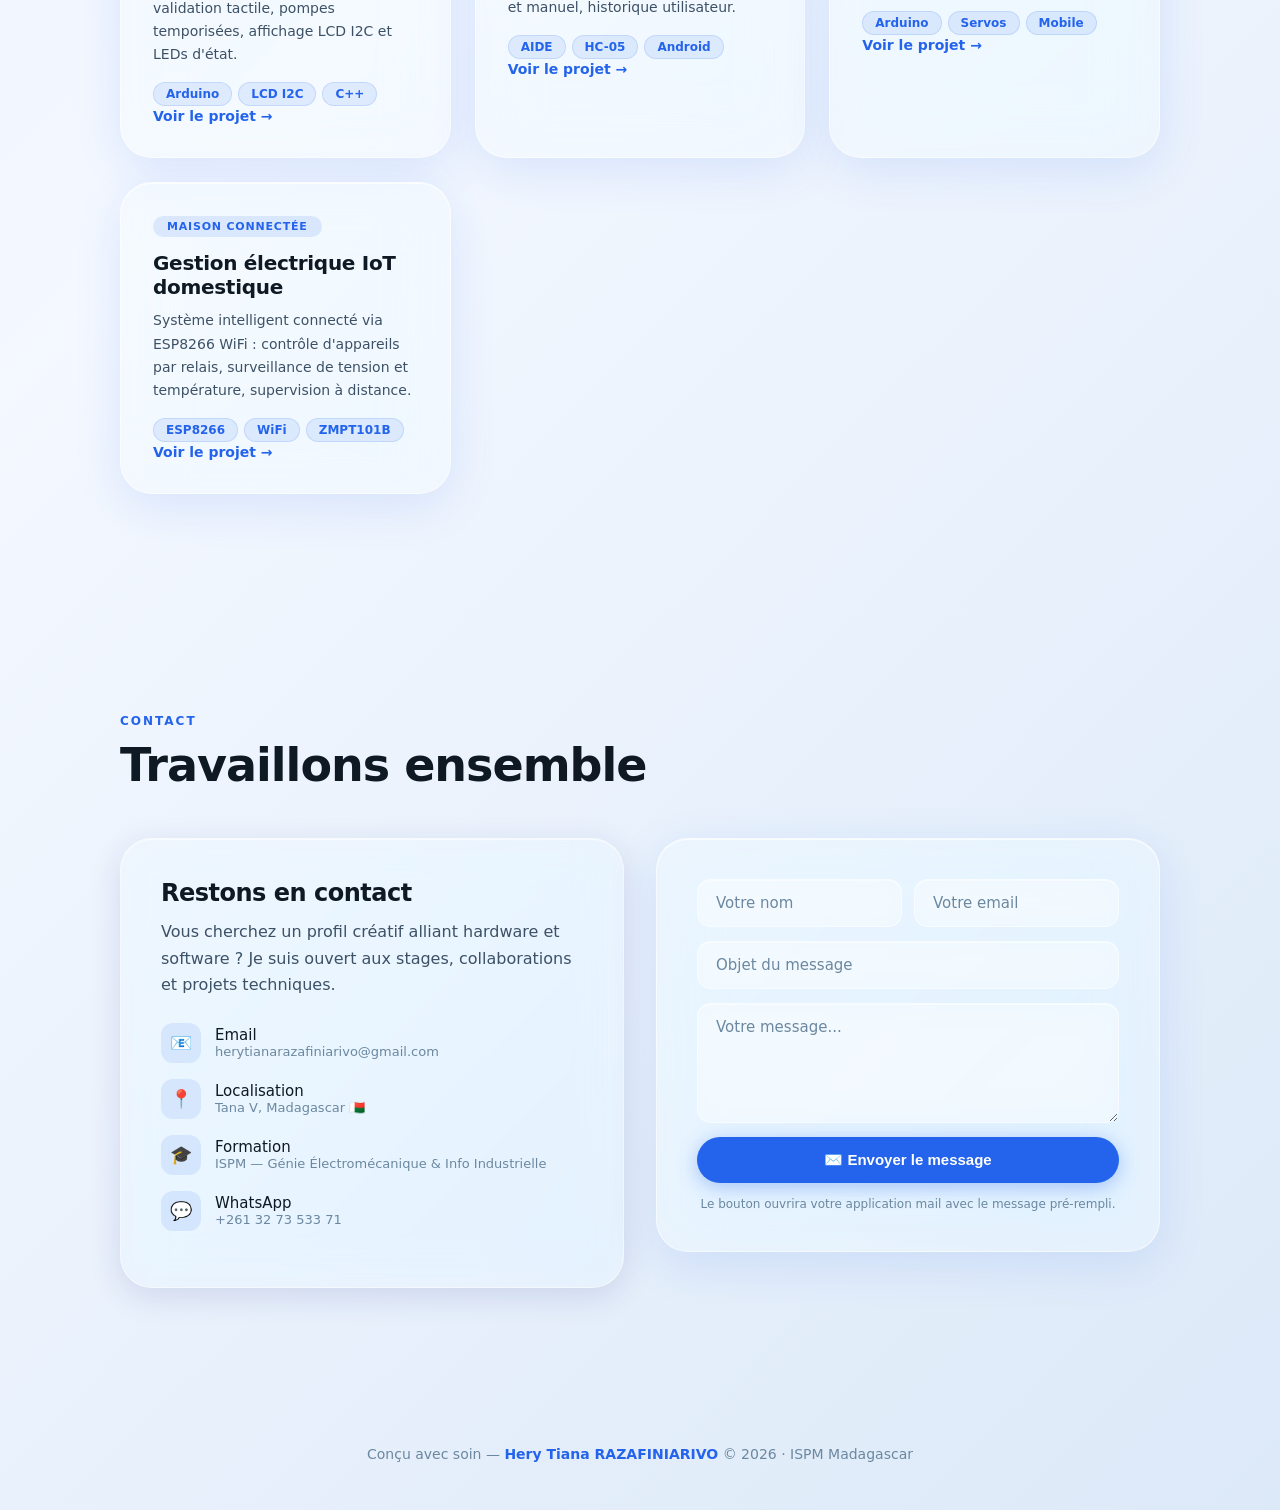
<file: portfolio.html>
<!DOCTYPE html>
<html lang="fr">
<head>
<meta charset="UTF-8">
<meta name="viewport" content="width=device-width, initial-scale=1.0, viewport-fit=cover">
<title>Hery Tiana — Portfolio</title>
<style>
  *, *::before, *::after { box-sizing: border-box; margin: 0; padding: 0; }

  :root {
    --glass-bg: rgba(255,255,255,0.18);
    --glass-bg-strong: rgba(255,255,255,0.28);
    --glass-border: rgba(255,255,255,0.45);
    --glass-shadow: 0 8px 32px rgba(31,38,135,0.13);
    --text-primary: #0f1923;
    --text-secondary: #3d5166;
    --text-muted: #6b88a0;
    --accent: #2463eb;
    --radius-md: 16px;
    --radius-lg: 24px;
    --radius-xl: 32px;
    /* Spacing tokens qui s'adaptent */
    --section-pad-v: clamp(60px, 10vw, 110px);
    --section-pad-h: clamp(16px, 5vw, 40px);
    --max-w: 1060px;
  }

  html { scroll-behavior: smooth; }

  body {
    font-family: 'Segoe UI', system-ui, -apple-system, sans-serif;
    background: linear-gradient(135deg, #c8daf6 0%, #e8f0fe 30%, #f4f8ff 60%, #dce9f8 100%);
    min-height: 100vh;
    color: var(--text-primary);
    overflow-x: hidden;
  }

  /* ── BLOBS ── */
  .bg-blob { position: fixed; border-radius: 50%; filter: blur(80px); opacity: 0.35; pointer-events: none; z-index: 0; }
  .blob1 { width: clamp(200px,50vw,500px); height: clamp(200px,50vw,500px); background: radial-gradient(circle, #93c5fd, #3b82f6); top: -100px; left: -100px; animation: float1 12s ease-in-out infinite; }
  .blob2 { width: clamp(180px,40vw,400px); height: clamp(180px,40vw,400px); background: radial-gradient(circle, #a5b4fc, #6366f1); bottom: 100px; right: -80px; animation: float2 15s ease-in-out infinite; }
  .blob3 { width: clamp(150px,30vw,300px); height: clamp(150px,30vw,300px); background: radial-gradient(circle, #bfdbfe, #60a5fa); top: 50%; left: 40%; animation: float3 10s ease-in-out infinite; }

  @keyframes float1 { 0%,100%{transform:translate(0,0) scale(1)} 50%{transform:translate(40px,30px) scale(1.08)} }
  @keyframes float2 { 0%,100%{transform:translate(0,0) scale(1)} 50%{transform:translate(-30px,-40px) scale(1.05)} }
  @keyframes float3 { 0%,100%{transform:translate(0,0) scale(1)} 50%{transform:translate(20px,-20px) scale(0.95)} }

  /* ── GLASS ── */
  .glass { background: var(--glass-bg); backdrop-filter: blur(20px) saturate(180%); -webkit-backdrop-filter: blur(20px) saturate(180%); border: 1px solid var(--glass-border); box-shadow: var(--glass-shadow), inset 0 1px 0 rgba(255,255,255,0.6); }
  .glass-strong { background: var(--glass-bg-strong); backdrop-filter: blur(30px) saturate(200%); -webkit-backdrop-filter: blur(30px) saturate(200%); border: 1px solid rgba(255,255,255,0.55); box-shadow: 0 12px 48px rgba(36,99,235,0.12), inset 0 1px 0 rgba(255,255,255,0.7); }

  /* ── NAV ── */
  nav {
    position: fixed; top: 16px; left: 50%; transform: translateX(-50%);
    z-index: 100; border-radius: 50px;
    padding: 10px clamp(16px,4vw,28px);
    display: flex; align-items: center; gap: clamp(14px,3vw,32px);
    background: rgba(255,255,255,0.22); backdrop-filter: blur(24px) saturate(180%); -webkit-backdrop-filter: blur(24px) saturate(180%);
    border: 1px solid rgba(255,255,255,0.5);
    box-shadow: 0 4px 24px rgba(36,99,235,0.10), inset 0 1px 0 rgba(255,255,255,0.65);
    max-width: calc(100vw - 32px); width: max-content;
  }
  .nav-brand { font-weight: 700; font-size: clamp(13px,2vw,15px); color: var(--accent); letter-spacing: -0.3px; white-space: nowrap; }
  .nav-links { display: flex; gap: clamp(12px,2vw,24px); }
  .nav-links a { font-size: clamp(12px,1.5vw,14px); color: var(--text-secondary); text-decoration: none; font-weight: 500; transition: color 0.2s; white-space: nowrap; }
  .nav-links a:hover { color: var(--accent); }

  /* ── LAYOUT ── */
  main { position: relative; z-index: 1; }
  section { padding: var(--section-pad-v) var(--section-pad-h); max-width: var(--max-w); margin: 0 auto; }

  /* ── HERO ── */
  #hero {
    min-height: 100svh;
    display: flex; align-items: center;
    padding-top: clamp(90px, 14vw, 120px);
    gap: clamp(30px, 5vw, 60px);
    max-width: var(--max-w); margin: 0 auto;
    padding-left: var(--section-pad-h); padding-right: var(--section-pad-h);
  }
  .hero-left { flex: 1; display: flex; flex-direction: column; align-items: flex-start; min-width: 0; }
  .hero-right { flex-shrink: 0; display: flex; justify-content: center; align-items: center; }

  .hero-badge {
    display: inline-flex; align-items: center; gap: 6px;
    padding: 6px 16px; border-radius: 50px; font-size: clamp(11px,1.5vw,13px); font-weight: 600; color: var(--accent);
    background: rgba(219,234,254,0.7); border: 1px solid rgba(147,197,253,0.5);
    backdrop-filter: blur(12px); margin-bottom: 20px; letter-spacing: 0.3px;
  }
  .hero-badge::before { content:''; display:block; width:8px; height:8px; border-radius:50%; background:var(--accent); animation:pulse 2s infinite; }
  @keyframes pulse { 0%,100%{opacity:1} 50%{opacity:0.4} }

  h1 { font-size: clamp(34px, 6vw, 72px); font-weight: 800; line-height: 1.05; letter-spacing: -2px; color: var(--text-primary); margin-bottom: 16px; }
  h1 span { color: var(--accent); }
  .hero-sub { font-size: clamp(15px, 2vw, 18px); color: var(--text-secondary); max-width: 520px; line-height: 1.6; margin-bottom: 32px; font-weight: 400; }

  .hero-cta { display: flex; gap: 12px; flex-wrap: wrap; }
  .scroll-hint { margin-top: clamp(32px,5vw,56px); display: flex; align-items: center; gap: 10px; font-size: 13px; color: var(--text-muted); }
  .scroll-line { width: 40px; height: 1px; background: var(--text-muted); opacity: 0.5; }

  /* ── PHOTO DE PROFIL ── */
  .profile-frame { position: relative; width: clamp(180px, 25vw, 300px); height: clamp(180px, 25vw, 300px); }
  .profile-ring { position: absolute; inset: -8px; border-radius: 50%; background: conic-gradient(from 0deg, #2463eb, #a5b4fc, #60a5fa, #2463eb); animation: spin 6s linear infinite; padding: 3px; }
  @keyframes spin { to { transform: rotate(360deg); } }
  .profile-ring-inner { width: 100%; height: 100%; border-radius: 50%; background: linear-gradient(135deg, #e8f0fe, #f4f8ff); }
  .profile-photo-wrap { position: absolute; inset: 0; border-radius: 50%; overflow: hidden; background: rgba(255,255,255,0.3); backdrop-filter: blur(20px) saturate(180%); border: 3px solid rgba(255,255,255,0.7); box-shadow: 0 16px 48px rgba(36,99,235,0.2), inset 0 2px 0 rgba(255,255,255,0.8); display: flex; align-items: center; justify-content: center; }
  .profile-photo-wrap img { width: 100%; height: 100%; object-fit: cover; border-radius: 50%; display: block; }
  .profile-initials { font-size: clamp(44px,8vw,72px); font-weight: 800; color: var(--accent); letter-spacing: -3px; opacity: 0.85; }
  .profile-badge { position: absolute; bottom: clamp(4px,2vw,12px); right: clamp(-8px,2vw,-12px); background: rgba(255,255,255,0.9); backdrop-filter: blur(16px); border: 1px solid rgba(255,255,255,0.7); border-radius: 50px; padding: 6px 14px; display: flex; align-items: center; gap: 8px; box-shadow: 0 4px 16px rgba(36,99,235,0.15); font-size: clamp(11px,1.5vw,13px); font-weight: 600; color: var(--text-primary); white-space: nowrap; }
  .profile-badge-dot { width: 8px; height: 8px; border-radius: 50%; background: #22c55e; animation: pulse 2s infinite; flex-shrink: 0; }

  /* ── TITRES ── */
  .section-eyebrow { font-size: 12px; font-weight: 700; letter-spacing: 2px; text-transform: uppercase; color: var(--accent); margin-bottom: 12px; }
  h2 { font-size: clamp(26px, 4vw, 46px); font-weight: 800; letter-spacing: -1px; color: var(--text-primary); line-height: 1.1; margin-bottom: clamp(28px,5vw,48px); }

  /* ── À PROPOS ── */
  .about-grid { display: grid; grid-template-columns: 1fr 1fr; gap: clamp(20px,4vw,32px); align-items: center; }
  .about-card { border-radius: var(--radius-xl); padding: clamp(24px,4vw,40px); }
  .about-text { font-size: clamp(15px,2vw,17px); line-height: 1.75; color: var(--text-secondary); }
  .about-text strong { color: var(--text-primary); font-weight: 700; }

  .stats-col { display: flex; flex-direction: column; gap: clamp(12px,2vw,20px); }
  .stat-card { border-radius: var(--radius-lg); padding: clamp(16px,3vw,28px); display: flex; align-items: center; gap: 16px; }
  .stat-icon { width: 48px; height: 48px; border-radius: 14px; background: rgba(36,99,235,0.12); display: flex; align-items: center; justify-content: center; font-size: 22px; flex-shrink: 0; }
  .stat-num { font-size: clamp(22px,4vw,28px); font-weight: 800; color: var(--accent); letter-spacing: -1px; }
  .stat-label { font-size: 13px; color: var(--text-secondary); font-weight: 500; }

  .langs { display: flex; gap: 10px; margin-top: 24px; flex-wrap: wrap; }
  .lang-pill { display: flex; align-items: center; gap: 8px; padding: 7px 14px; border-radius: 50px; background: rgba(255,255,255,0.4); border: 1px solid rgba(255,255,255,0.6); backdrop-filter: blur(10px); font-size: 13px; font-weight: 600; color: var(--text-primary); }
  .lang-flag { font-size: 18px; }

  /* ── COMPÉTENCES ── */
  .skills-grid { display: grid; grid-template-columns: repeat(auto-fit, minmax(min(240px, 100%), 1fr)); gap: clamp(14px,2vw,20px); }
  .skill-card { border-radius: var(--radius-lg); padding: clamp(20px,3vw,28px); transition: transform 0.25s; cursor: default; }
  .skill-card:hover { transform: translateY(-4px); }
  .skill-icon { font-size: clamp(26px,4vw,32px); margin-bottom: 14px; display: block; }
  .skill-title { font-size: clamp(15px,2vw,17px); font-weight: 700; color: var(--text-primary); margin-bottom: 8px; }
  .skill-desc { font-size: 14px; color: var(--text-secondary); line-height: 1.6; }
  .skill-tags { margin-top: 14px; display: flex; flex-wrap: wrap; gap: 6px; }
  .tag { padding: 4px 12px; border-radius: 50px; font-size: 12px; font-weight: 600; background: rgba(36,99,235,0.10); color: var(--accent); border: 1px solid rgba(36,99,235,0.15); }

  /* ── PROJETS ── */
  .projects-grid { display: grid; grid-template-columns: repeat(auto-fit, minmax(min(300px, 100%), 1fr)); gap: clamp(16px,3vw,24px); }
  .project-card { border-radius: var(--radius-xl); padding: clamp(22px,4vw,32px); transition: transform 0.25s; }
  .project-card:hover { transform: translateY(-5px); }
  .project-tag { display: inline-block; padding: 4px 14px; border-radius: 50px; font-size: 11px; font-weight: 700; letter-spacing: 0.8px; text-transform: uppercase; background: rgba(36,99,235,0.12); color: var(--accent); margin-bottom: 14px; }
  .project-title { font-size: clamp(17px,2.5vw,20px); font-weight: 800; color: var(--text-primary); margin-bottom: 10px; letter-spacing: -0.3px; }
  .project-desc { font-size: 14px; color: var(--text-secondary); line-height: 1.65; margin-bottom: 16px; }
  .project-link { font-size: 14px; font-weight: 600; color: var(--accent); text-decoration: none; display: inline-flex; align-items: center; gap: 6px; transition: gap 0.2s; }
  .project-link:hover { gap: 10px; }
  .project-tech { display: flex; flex-wrap: wrap; gap: 6px; margin-top: 14px; }

  /* ── CONTACT ── */
  .contact-wrapper { display: grid; grid-template-columns: 1fr 1fr; gap: clamp(20px,4vw,32px); align-items: start; }
  .contact-card { border-radius: var(--radius-xl); padding: clamp(24px,4vw,40px); }
  .contact-info h3 { font-size: clamp(20px,3vw,24px); font-weight: 800; letter-spacing: -0.5px; color: var(--text-primary); margin-bottom: 12px; }
  .contact-info p { font-size: clamp(14px,2vw,16px); color: var(--text-secondary); line-height: 1.65; margin-bottom: 24px; }
  .contact-item { display: flex; align-items: center; gap: 14px; margin-bottom: 16px; }
  .contact-item-icon { width: 40px; height: 40px; border-radius: 12px; background: rgba(36,99,235,0.10); display: flex; align-items: center; justify-content: center; font-size: 18px; flex-shrink: 0; }
  .contact-item-text { font-size: 15px; font-weight: 500; color: var(--text-primary); }
  .contact-item-sub { font-size: 13px; color: var(--text-muted); word-break: break-all; }

  /* ── FORMULAIRE ── */
  .form-group { display: flex; flex-direction: column; gap: 14px; }
  .form-row { display: grid; grid-template-columns: 1fr 1fr; gap: 12px; }
  input, textarea {
    width: 100%; padding: 14px 18px; border-radius: 14px; font-size: 15px;
    background: rgba(255,255,255,0.3); backdrop-filter: blur(16px);
    border: 1px solid rgba(255,255,255,0.5);
    color: var(--text-primary); font-family: inherit;
    outline: none; transition: border 0.2s, box-shadow 0.2s;
    box-shadow: inset 0 1px 0 rgba(255,255,255,0.5);
    -webkit-appearance: none;
  }
  input::placeholder, textarea::placeholder { color: var(--text-muted); }
  input:focus, textarea:focus { border-color: rgba(36,99,235,0.4); box-shadow: 0 0 0 3px rgba(36,99,235,0.10), inset 0 1px 0 rgba(255,255,255,0.5); }
  textarea { resize: vertical; min-height: 120px; }

  /* ── BOUTONS ── */
  .btn-primary { padding: 14px 28px; border-radius: 50px; font-size: 15px; font-weight: 600; background: var(--accent); color: #fff; border: none; cursor: pointer; text-decoration: none; display: inline-block; box-shadow: 0 4px 20px rgba(36,99,235,0.35); transition: transform 0.2s, box-shadow 0.2s; text-align: center; touch-action: manipulation; }
  .btn-primary:hover, .btn-primary:active { transform: translateY(-2px); box-shadow: 0 8px 28px rgba(36,99,235,0.45); }
  .btn-glass { padding: 14px 28px; border-radius: 50px; font-size: 15px; font-weight: 600; color: var(--text-primary); text-decoration: none; display: inline-block; background: rgba(255,255,255,0.3); backdrop-filter: blur(16px); border: 1px solid rgba(255,255,255,0.5); box-shadow: 0 2px 12px rgba(36,99,235,0.08), inset 0 1px 0 rgba(255,255,255,0.6); transition: transform 0.2s, background 0.2s; cursor: pointer; touch-action: manipulation; }
  .btn-glass:hover, .btn-glass:active { transform: translateY(-2px); background: rgba(255,255,255,0.42); }
  .btn-full { width: 100%; }

  /* ── FOOTER ── */
  footer { text-align: center; padding: clamp(32px,6vw,48px) var(--section-pad-h); font-size: 14px; color: var(--text-muted); position: relative; z-index: 1; }
  footer span { color: var(--accent); font-weight: 600; }

  /* ── REVEAL ── */
  .reveal { opacity: 0; transform: translateY(30px); transition: opacity 0.6s ease, transform 0.6s ease; }
  .reveal.visible { opacity: 1; transform: none; }

  /* ════════════════════════════════
     BREAKPOINTS
     ════════════════════════════════ */

  /* Tablette large (1024px et moins) */
  @media (max-width: 1024px) {
    .profile-frame { width: clamp(200px, 22vw, 260px); height: clamp(200px, 22vw, 260px); }
  }

  /* Tablette portrait (768px et moins) */
  @media (max-width: 768px) {
    #hero { flex-direction: column-reverse; align-items: center; text-align: center; gap: 36px; padding-top: 100px; }
    .hero-left { align-items: center; }
    .hero-sub { max-width: 100%; }
    .profile-frame { width: 200px; height: 200px; }
    .profile-initials { font-size: 52px; }
    .scroll-hint { justify-content: center; }

    .about-grid { grid-template-columns: 1fr; }
    .contact-wrapper { grid-template-columns: 1fr; }
    .form-row { grid-template-columns: 1fr; }
  }

  /* Smartphone (480px et moins) */
  @media (max-width: 480px) {
    nav { top: 10px; padding: 8px 16px; gap: 12px; }
    .nav-links { gap: 10px; }
    .nav-links a { font-size: 12px; }
    .nav-brand { font-size: 13px; }

    h1 { letter-spacing: -1px; }
    .hero-cta { flex-direction: column; width: 100%; }
    .hero-cta .btn-primary, .hero-cta .btn-glass { width: 100%; text-align: center; }

    .profile-frame { width: 170px; height: 170px; }
    .profile-initials { font-size: 44px; }
    .profile-badge { font-size: 11px; padding: 5px 12px; right: -4px; bottom: 4px; }

    .skill-card, .project-card { padding: 20px; }
    .about-card, .contact-card { padding: 22px; }
    .stat-card { padding: 16px 18px; }

    .skills-grid { grid-template-columns: 1fr; }
    .projects-grid { grid-template-columns: 1fr; }

    textarea { min-height: 100px; }
  }

  /* Très petit (360px et moins — ex: Galaxy A) */
  @media (max-width: 360px) {
    :root { --section-pad-h: 14px; }
    h1 { font-size: 30px; }
    .profile-frame { width: 150px; height: 150px; }
    nav { gap: 8px; }
    .nav-links a { font-size: 11px; }
  }

  /* Desktop large (1200px+) */
  @media (min-width: 1200px) {
    :root { --max-w: 1120px; }
    .profile-frame { width: 300px; height: 300px; }
  }

  /* Réduit le mouvement pour l'accessibilité */
  @media (prefers-reduced-motion: reduce) {
    .bg-blob, .profile-ring, .hero-badge::before, .profile-badge-dot { animation: none !important; }
    .reveal { opacity: 1; transform: none; }
  }

  /* Tactile : zones cliquables plus grandes */
  @media (hover: none) {
    .nav-links a, .btn-primary, .btn-glass, .project-link { min-height: 44px; display: inline-flex; align-items: center; }
    .skill-card:hover, .project-card:hover { transform: none; }
  }
</style>
</head>
<body>

<div class="bg-blob blob1"></div>
<div class="bg-blob blob2"></div>
<div class="bg-blob blob3"></div>

<nav>
  <div class="nav-brand">Hery_Tiana.portfolio</div>
  <div class="nav-links">
    <a href="#about">À propos</a>
    <a href="#skills">Compétences</a>
    <a href="#projects">Projets</a>
    <a href="#contact">Contact</a>
  </div>
</nav>

<main>
  <!-- ── HERO ── -->
  <section id="hero">
    <div class="hero-left">
      <div class="hero-badge">Disponible pour stages & opportunités</div>
      <h1>Hery Tiana<br><span>RAZAFINIARIVO</span></h1>
      <p class="hero-sub">Étudiant en 3e année de licence en Génie Électromécanique & Informatique Industrielle à l'ISPM Madagascar — passionné par l'IoT, la robotique et les systèmes intelligents.</p>
      <div class="hero-cta">
        <a href="#projects" class="btn-primary">Voir mes projets</a>
        <a href="#contact" class="btn-glass">Me contacter</a>
      </div>
      <div class="scroll-hint">
        <div class="scroll-line"></div>
        <span>défiler pour découvrir</span>
      </div>
    </div>
    <div class="hero-right">
      <div class="profile-frame">
        <div class="profile-ring"><div class="profile-ring-inner"></div></div>
        <div class="profile-photo-wrap">

            <img src="profil.jpg" alt="Hery Tiana">
          
        </div>
        <div class="profile-badge">
          <div class="profile-badge-dot"></div>
          Ouvert aux opportunités
        </div>
      </div>
    </div>
  </section>

  <!-- ── À PROPOS ── -->
  <section id="about">
    <div class="section-eyebrow">À propos</div>
    <h2>Qui suis-je ?</h2>
    <div class="about-grid reveal">
      <div class="about-card glass-strong">
        <p class="about-text">
          Je suis <strong>Hery Tiana (Natianah)</strong>, étudiant malgache en <strong>Génie Électromécanique et Informatique Industrielle</strong> à l'ISPM Madagascar.<br><br>
          Mon profil est orienté <strong>ingénierie pratique</strong> : je construis des projets concrets alliant électronique, robotique, IoT et logiciel. Je suis fasciné par la convergence entre le monde physique et le numérique, et je rêve de travailler dans l'<strong>aéronautique</strong>. ✈️
        </p>
        <div class="langs">
          <div class="lang-pill"><span class="lang-flag">🇲🇬</span> Malgache</div>
          <div class="lang-pill"><span class="lang-flag">🇫🇷</span> Français</div>
          <div class="lang-pill"><span class="lang-flag">🇺🇸</span> Anglais</div>
        </div>
      </div>
      <div class="stats-col">
        <div class="stat-card glass">
          <div class="stat-icon">🎓</div>
          <div>
            <div class="stat-num">L3</div>
            <div class="stat-label">Licence Génie Électromécanique — ISPM</div>
          </div>
        </div>
        <div class="stat-card glass">
          <div class="stat-icon">🚀</div>
          <div>
            <div class="stat-num">4+</div>
            <div class="stat-label">Projets techniques réalisés</div>
          </div>
        </div>
        <div class="stat-card glass">
          <div class="stat-icon">✈️</div>
          <div>
            <div class="stat-num">Vision</div>
            <div class="stat-label">Aéronautique & systèmes intelligents</div>
          </div>
        </div>
      </div>
    </div>
  </section>

  <!-- ── COMPÉTENCES ── -->
  <section id="skills">
    <div class="section-eyebrow">Compétences</div>
    <h2>Ce que je maîtrise</h2>
    <div class="skills-grid">
      <div class="skill-card glass reveal">
        <span class="skill-icon">💻</span>
        <div class="skill-title">Programmation</div>
        <p class="skill-desc">Développement embarqué et applicatif, du microcontrôleur au logiciel de supervision.</p>
        <div class="skill-tags"><span class="tag">Python</span><span class="tag">C++</span><span class="tag">Arduino</span></div>
      </div>
      <div class="skill-card glass reveal" style="transition-delay:0.1s">
        <span class="skill-icon">🌐</span>
        <div class="skill-title">IoT & Systèmes embarqués</div>
        <p class="skill-desc">Conception de systèmes connectés avec ESP8266, Arduino, capteurs et modules de communication.</p>
        <div class="skill-tags"><span class="tag">ESP8266</span><span class="tag">HC-05 BT</span><span class="tag">Modbus</span></div>
      </div>
      <div class="skill-card glass reveal" style="transition-delay:0.2s">
        <span class="skill-icon">📱</span>
        <div class="skill-title">Développement Android</div>
        <p class="skill-desc">Applications mobiles pour contrôle de systèmes embarqués, avec communication Bluetooth et interface moderne.</p>
        <div class="skill-tags"><span class="tag">AIDE</span><span class="tag">Kodular</span><span class="tag">Bluetooth</span></div>
      </div>
      <div class="skill-card glass reveal" style="transition-delay:0.3s">
        <span class="skill-icon">📐</span>
        <div class="skill-title">CAO & PCB Design</div>
        <p class="skill-desc">Modélisation mécanique 3D, conception de circuits imprimés et plans industriels.</p>
        <div class="skill-tags"><span class="tag">SolidWorks</span><span class="tag">AutoCAD</span><span class="tag">KiCad</span></div>
      </div>
      <div class="skill-card glass reveal" style="transition-delay:0.4s">
        <span class="skill-icon">⚡</span>
        <div class="skill-title">Électronique & Mesure</div>
        <p class="skill-desc">Capteurs de tension (ZMPT101B), température, modules relais, systèmes de mesure et automatisation.</p>
        <div class="skill-tags"><span class="tag">Capteurs</span><span class="tag">Relais</span><span class="tag">ZMPT101B</span></div>
      </div>
      <div class="skill-card glass reveal" style="transition-delay:0.5s">
        <span class="skill-icon">🤖</span>
        <div class="skill-title">Robotique</div>
        <p class="skill-desc">Conception et contrôle de bras robotiques multi-axes, asservissement de servomoteurs, systèmes mécatroniques.</p>
        <div class="skill-tags"><span class="tag">Servomoteurs</span><span class="tag">6 DOF</span><span class="tag">Mécatronique</span></div>
      </div>
    </div>
  </section>

  <!-- ── PROJETS ── -->
  <section id="projects">
    <div class="section-eyebrow">Projets</div>
    <h2>Mes réalisations</h2>
    <div class="projects-grid">
      <div class="project-card glass-strong reveal">
        <div class="project-tag">Automatisme</div>
        <div class="project-title">Distributeur automatique de boissons</div>
        <p class="project-desc">Système complet avec 3 modes de boisson, sélection via potentiomètre, validation tactile, pompes temporisées, affichage LCD I2C et LEDs d'état.</p>
        <div class="project-tech"><span class="tag">Arduino</span><span class="tag">LCD I2C</span><span class="tag">C++</span></div>
        <a href="#" class="project-link">Voir le projet →</a>
      </div>
      <div class="project-card glass-strong reveal" style="transition-delay:0.1s">
        <div class="project-tag">IoT Mobile</div>
        <div class="project-title">Smart Juice — App Android IoT</div>
        <p class="project-desc">Application Android de contrôle de machine via Bluetooth HC-05 : interface dark mode, contrôle vocal et manuel, historique utilisateur.</p>
        <div class="project-tech"><span class="tag">AIDE</span><span class="tag">HC-05</span><span class="tag">Android</span></div>
        <a href="#" class="project-link">Voir le projet →</a>
      </div>
      <div class="project-card glass-strong reveal" style="transition-delay:0.2s">
        <div class="project-tag">Robotique</div>
        <div class="project-title">Bras robotique 6 DOF</div>
        <p class="project-desc">Bras articulé à 6 servomoteurs et pince de manipulation, contrôlé via application mobile. Expérimentation robotique et contrôle multi-axes.</p>
        <div class="project-tech"><span class="tag">Arduino</span><span class="tag">Servos</span><span class="tag">Mobile</span></div>
        <a href="#" class="project-link">Voir le projet →</a>
      </div>
      <div class="project-card glass-strong reveal" style="transition-delay:0.3s">
        <div class="project-tag">Maison connectée</div>
        <div class="project-title">Gestion électrique IoT domestique</div>
        <p class="project-desc">Système intelligent connecté via ESP8266 WiFi : contrôle d'appareils par relais, surveillance de tension et température, supervision à distance.</p>
        <div class="project-tech"><span class="tag">ESP8266</span><span class="tag">WiFi</span><span class="tag">ZMPT101B</span></div>
        <a href="#" class="project-link">Voir le projet →</a>
      </div>
    </div>
  </section>

  <!-- ── CONTACT ── -->
  <section id="contact">
    <div class="section-eyebrow">Contact</div>
    <h2>Travaillons ensemble</h2>
    <div class="contact-wrapper reveal">
      <div class="contact-info contact-card glass">
        <h3>Restons en contact</h3>
        <p>Vous cherchez un profil créatif alliant hardware et software ? Je suis ouvert aux stages, collaborations et projets techniques.</p>
        <div class="contact-item">
          <div class="contact-item-icon">📧</div>
          <div>
            <div class="contact-item-text">Email</div>
            <div class="contact-item-sub">herytianarazafiniarivo@gmail.com</div>
          </div>
        </div>
        <div class="contact-item">
          <div class="contact-item-icon">📍</div>
          <div>
            <div class="contact-item-text">Localisation</div>
            <div class="contact-item-sub">Tana V, Madagascar 🇲🇬</div>
          </div>
        </div>
        <div class="contact-item">
          <div class="contact-item-icon">🎓</div>
          <div>
            <div class="contact-item-text">Formation</div>
            <div class="contact-item-sub">ISPM — Génie Électromécanique & Info Industrielle</div>
          </div>
        </div>
        <div class="contact-item">
          <div class="contact-item-icon">💬</div>
          <div>
            <div class="contact-item-text">WhatsApp</div>
            <div class="contact-item-sub">+261 32 73 533 71</div>
          </div>
        </div>
      </div>
      <div class="contact-card glass-strong">
        <div class="form-group">
          <div class="form-row">
            <input type="text" id="f-nom" placeholder="Votre nom" required />
            <input type="email" id="f-email" placeholder="Votre email" required />
          </div>
          <input type="text" id="f-objet" placeholder="Objet du message" />
          <textarea id="f-msg" placeholder="Votre message..."></textarea>
          <button class="btn-primary btn-full" onclick="envoyerEmail()">✉️ Envoyer le message</button>
        </div>
        <p style="margin-top:14px; font-size:12px; color:var(--text-muted); text-align:center;">
          Le bouton ouvrira votre application mail avec le message pré-rempli.
        </p>
      </div>
    </div>
  </section>
</main>

<footer>
  <p>Conçu avec soin — <span>Hery Tiana RAZAFINIARIVO</span> © 2026 · ISPM Madagascar</p>
</footer>

<script>
  const reveals = document.querySelectorAll('.reveal');
  const observer = new IntersectionObserver((entries) => {
    entries.forEach(e => { if (e.isIntersecting) e.target.classList.add('visible'); });
  }, { threshold: 0.1 });
  reveals.forEach(el => observer.observe(el));

  document.querySelectorAll('a[href^="#"]').forEach(a => {
    a.addEventListener('click', e => {
      e.preventDefault();
      document.querySelector(a.getAttribute('href'))?.scrollIntoView({ behavior: 'smooth' });
    });
  });

  function envoyerEmail() {
    const nom   = document.getElementById('f-nom').value.trim();
    const email = document.getElementById('f-email').value.trim();
    const objet = document.getElementById('f-objet').value.trim();
    const msg   = document.getElementById('f-msg').value.trim();
    if (!nom || !email || !msg) { alert('Merci de remplir au minimum votre nom, email et message.'); return; }
    const sujet = objet || 'Contact depuis mon portfolio';
    const corps = `Bonjour Hery Tiana,\n\nVous avez reçu un message depuis votre portfolio :\n\nDe : ${nom}\nEmail : ${email}\n\n${msg}\n\n---\nEnvoyé depuis hery-tiana.portfolio`;
    window.location.href = `mailto:herytianarazafiniarivo@gmail.com?subject=${encodeURIComponent(sujet)}&body=${encodeURIComponent(corps)}`;
  }
</script>
</body>
</html>
</file>
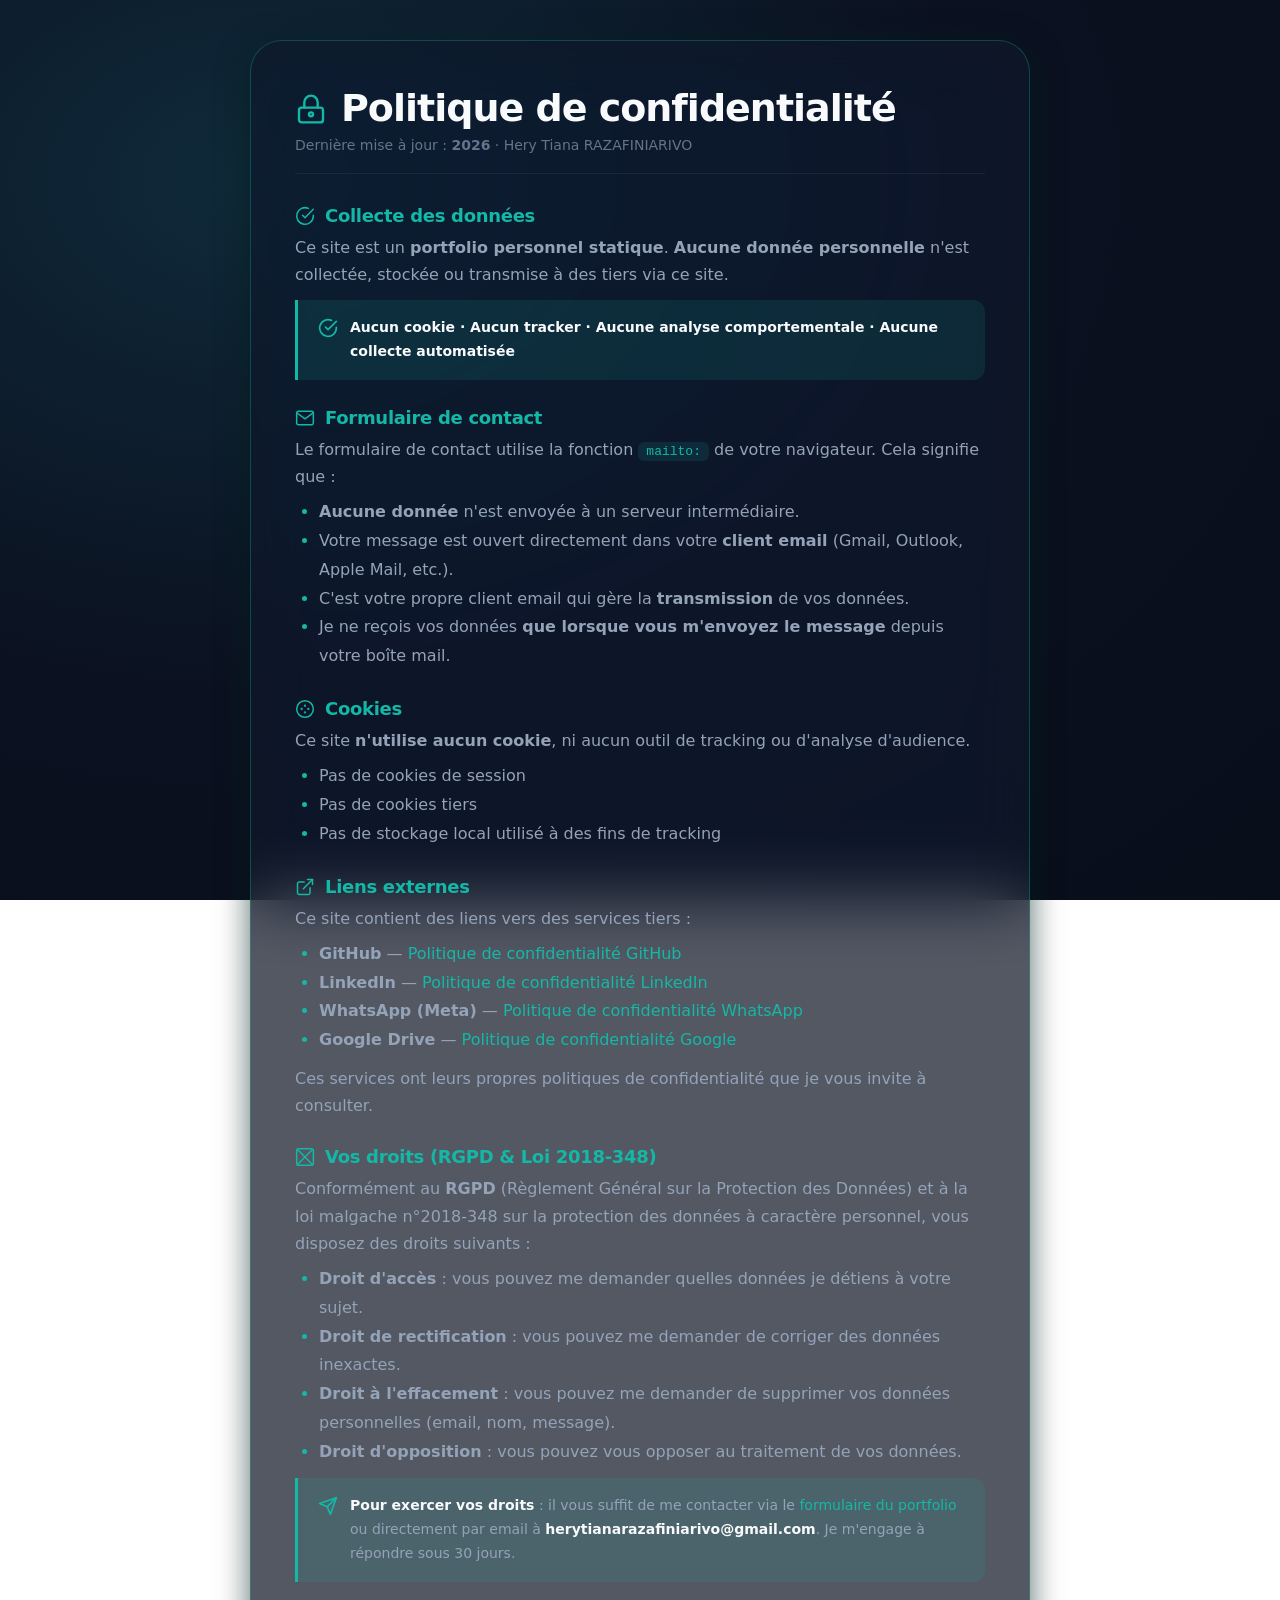
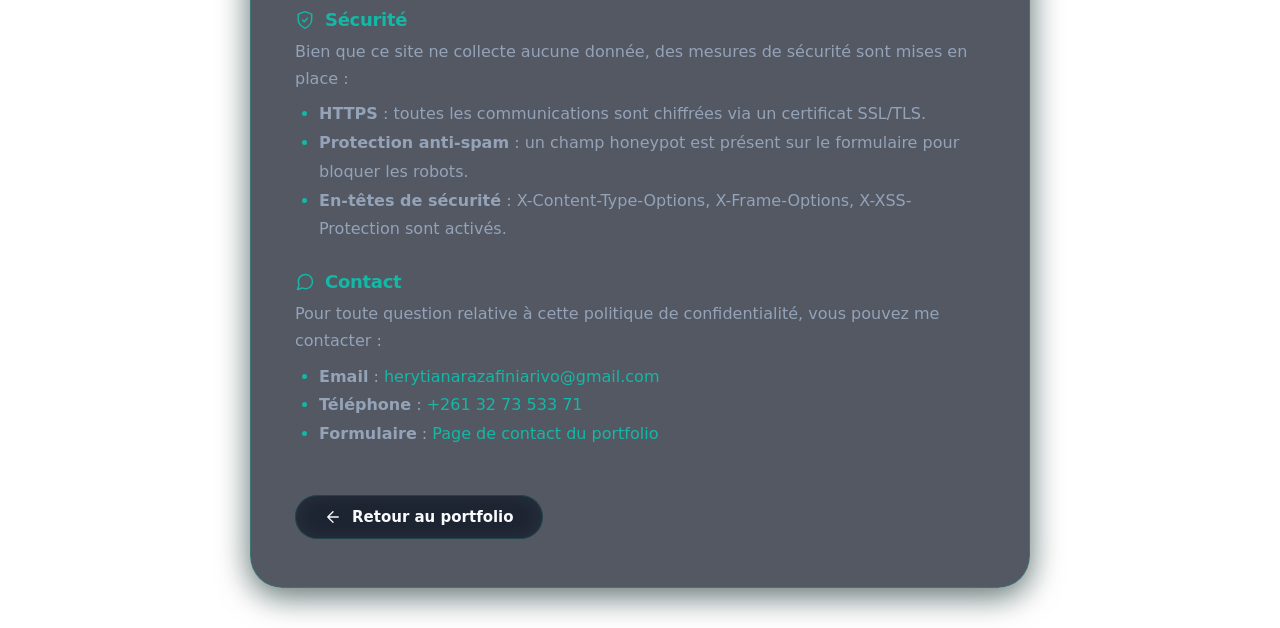
<file: privacy.html>
<!DOCTYPE html>
<html lang="fr">
<head>
  <meta charset="UTF-8">
  <meta name="viewport" content="width=device-width, initial-scale=1.0">
  <title>Politique de confidentialité — Hery Tiana RAZAFINIARIVO</title>
  <meta name="description" content="Politique de confidentialité du portfolio de Hery Tiana RAZAFINIARIVO — Aucune donnée personnelle n'est collectée.">
  <link rel="stylesheet" href="css/style.css">
  <style>
    body { 
      min-height: 100vh;
      display: flex;
      flex-direction: column;
      justify-content: center;
      align-items: center;
      padding: 40px 20px;
      background: var(--bg-grad);
      background-attachment: fixed;
      color: var(--text-primary);
      font-family: 'Segoe UI', system-ui, -apple-system, sans-serif;
    }
    .privacy-card {
      max-width: 780px;
      width: 100%;
      padding: 48px 44px;
      border-radius: 32px;
      background: var(--bg-glass-strong);
      backdrop-filter: blur(32px) saturate(200%);
      -webkit-backdrop-filter: blur(32px) saturate(200%);
      border: 1px solid var(--border-glass-strong);
      box-shadow: var(--shadow-glass), var(--shadow-glow);
      transition: background 0.4s, border 0.4s;
    }
    [data-theme="light"] .privacy-card {
      background: var(--bg-glass-strong);
      box-shadow: var(--shadow-glass), var(--shadow-glow);
    }
    .privacy-header {
      display: flex;
      align-items: center;
      gap: 14px;
      margin-bottom: 8px;
    }
    .privacy-header .icon {
      width: 32px;
      height: 32px;
      color: var(--accent);
      stroke-width: 1.8;
    }
    h1 {
      font-size: clamp(28px, 4vw, 38px);
      font-weight: 800;
      color: var(--text-primary);
      letter-spacing: -1px;
      margin: 0;
    }
    .privacy-meta {
      color: var(--text-muted);
      font-size: 14px;
      margin-bottom: 32px;
      padding-bottom: 20px;
      border-bottom: 1px solid var(--border-subtle);
    }
    h2 {
      font-size: 18px;
      font-weight: 700;
      color: var(--accent);
      margin-top: 28px;
      margin-bottom: 8px;
      letter-spacing: -0.3px;
      display: flex;
      align-items: center;
      gap: 10px;
    }
    h2 .icon {
      width: 20px;
      height: 20px;
      stroke: currentColor;
      stroke-width: 1.8;
      flex-shrink: 0;
    }
    p {
      line-height: 1.7;
      color: var(--text-secondary);
      margin-bottom: 8px;
    }
    ul {
      color: var(--text-secondary);
      padding-left: 24px;
      line-height: 1.8;
      margin: 6px 0 10px 0;
    }
    ul li::marker {
      color: var(--accent);
    }
    code {
      background: var(--accent-dim);
      padding: 2px 8px;
      border-radius: 6px;
      font-size: 13px;
      color: var(--accent);
      font-family: 'Courier New', monospace;
    }
    .highlight-box {
      background: var(--accent-dim);
      border-left: 3px solid var(--accent);
      padding: 16px 20px;
      border-radius: 0 12px 12px 0;
      margin: 12px 0 16px 0;
      display: flex;
      align-items: flex-start;
      gap: 12px;
    }
    .highlight-box .icon {
      width: 20px;
      height: 20px;
      color: var(--accent);
      stroke-width: 2;
      flex-shrink: 0;
      margin-top: 2px;
    }
    .highlight-box p {
      margin: 0;
      color: var(--text-secondary);
      font-size: 14px;
    }
    .highlight-box strong {
      color: var(--text-primary);
    }
    .back-link {
      display: inline-flex;
      align-items: center;
      gap: 10px;
      margin-top: 36px;
      padding: 12px 28px;
      border-radius: 50px;
      background: var(--bg-glass);
      backdrop-filter: blur(16px);
      border: 1px solid var(--border-glass);
      color: var(--text-primary);
      text-decoration: none;
      font-weight: 600;
      font-size: 15px;
      transition: all 0.3s ease;
    }
    .back-link:hover {
      border-color: var(--accent);
      transform: translateX(-4px);
    }
    .back-link .icon {
      width: 18px;
      height: 18px;
      stroke: currentColor;
    }
    .inline-link {
      color: var(--accent);
      text-decoration: none;
      transition: color 0.2s;
    }
    .inline-link:hover {
      color: var(--accent-hover);
      text-decoration: underline;
    }

    @media (max-width: 600px) {
      .privacy-card { padding: 32px 24px; }
      .privacy-header h1 { font-size: 24px; }
      .highlight-box { flex-direction: column; gap: 6px; }
    }
  </style>
</head>
<body>
  <div class="privacy-card glass-strong">
    <div class="privacy-header">
      <!-- Icône cadenas -->
      <svg class="icon" viewBox="0 0 24 24" fill="none" stroke="currentColor" stroke-width="2" stroke-linecap="round" stroke-linejoin="round">
        <rect x="3" y="11" width="18" height="11" rx="2" ry="2"/>
        <path d="M7 11V7a5 5 0 0110 0v4"/>
        <circle cx="12" cy="16" r="1.5"/>
      </svg>
      <h1>Politique de confidentialité</h1>
    </div>
    <div class="privacy-meta">
      Dernière mise à jour : <strong>2026</strong> · Hery Tiana RAZAFINIARIVO
    </div>

    <!-- 1. Collecte des données -->
    <h2>
      <svg class="icon" viewBox="0 0 24 24" fill="none" stroke="currentColor" stroke-width="2" stroke-linecap="round" stroke-linejoin="round">
        <path d="M22 11.08V12a10 10 0 11-5.93-9.14"/>
        <polyline points="22 4 12 14.01 9 11.01"/>
      </svg>
      Collecte des données
    </h2>
    <p>Ce site est un <strong>portfolio personnel statique</strong>. <strong>Aucune donnée personnelle</strong> n'est collectée, stockée ou transmise à des tiers via ce site.</p>

    <div class="highlight-box">
      <svg class="icon" viewBox="0 0 24 24" fill="none" stroke="currentColor" stroke-width="2" stroke-linecap="round" stroke-linejoin="round">
        <path d="M22 11.08V12a10 10 0 11-5.93-9.14"/>
        <polyline points="22 4 12 14.01 9 11.01"/>
      </svg>
      <p><strong>Aucun cookie · Aucun tracker · Aucune analyse comportementale · Aucune collecte automatisée</strong></p>
    </div>

    <!-- 2. Formulaire de contact -->
    <h2>
      <svg class="icon" viewBox="0 0 24 24" fill="none" stroke="currentColor" stroke-width="2" stroke-linecap="round" stroke-linejoin="round">
        <rect x="2" y="4" width="20" height="16" rx="2"/>
        <path d="M2.5 6l9.5 7 9.5-7"/>
      </svg>
      Formulaire de contact
    </h2>
    <p>Le formulaire de contact utilise la fonction <code>mailto:</code> de votre navigateur. Cela signifie que :</p>
    <ul>
      <li><strong>Aucune donnée</strong> n'est envoyée à un serveur intermédiaire.</li>
      <li>Votre message est ouvert directement dans votre <strong>client email</strong> (Gmail, Outlook, Apple Mail, etc.).</li>
      <li>C'est votre propre client email qui gère la <strong>transmission</strong> de vos données.</li>
      <li>Je ne reçois vos données <strong>que lorsque vous m'envoyez le message</strong> depuis votre boîte mail.</li>
    </ul>

    <!-- 3. Cookies -->
    <h2>
      <svg class="icon" viewBox="0 0 24 24" fill="none" stroke="currentColor" stroke-width="2" stroke-linecap="round" stroke-linejoin="round">
        <circle cx="12" cy="12" r="10"/>
        <circle cx="12" cy="8" r="0.5" fill="currentColor"/>
        <circle cx="16" cy="12" r="0.5" fill="currentColor"/>
        <circle cx="12" cy="16" r="0.5" fill="currentColor"/>
        <circle cx="8" cy="12" r="0.5" fill="currentColor"/>
      </svg>
      Cookies
    </h2>
    <p>Ce site <strong>n'utilise aucun cookie</strong>, ni aucun outil de tracking ou d'analyse d'audience.</p>
    <ul>
      <li>Pas de cookies de session</li>
      <li>Pas de cookies tiers</li>
      <li>Pas de stockage local utilisé à des fins de tracking</li>
    </ul>

    <!-- 4. Liens externes -->
    <h2>
      <svg class="icon" viewBox="0 0 24 24" fill="none" stroke="currentColor" stroke-width="2" stroke-linecap="round" stroke-linejoin="round">
        <path d="M18 13v6a2 2 0 01-2 2H5a2 2 0 01-2-2V8a2 2 0 012-2h6"/>
        <polyline points="15 3 21 3 21 9"/>
        <line x1="10" y1="14" x2="21" y2="3"/>
      </svg>
      Liens externes
    </h2>
    <p>Ce site contient des liens vers des services tiers :</p>
    <ul>
      <li><strong>GitHub</strong> — <a href="https://docs.github.com/fr/site-policy/privacy-policies/github-general-privacy-statement" target="_blank" rel="noopener noreferrer" class="inline-link">Politique de confidentialité GitHub</a></li>
      <li><strong>LinkedIn</strong> — <a href="https://fr.linkedin.com/legal/privacy-policy" target="_blank" rel="noopener noreferrer" class="inline-link">Politique de confidentialité LinkedIn</a></li>
      <li><strong>WhatsApp (Meta)</strong> — <a href="https://www.whatsapp.com/legal/privacy-policy" target="_blank" rel="noopener noreferrer" class="inline-link">Politique de confidentialité WhatsApp</a></li>
      <li><strong>Google Drive</strong> — <a href="https://policies.google.com/privacy" target="_blank" rel="noopener noreferrer" class="inline-link">Politique de confidentialité Google</a></li>
    </ul>
    <p style="margin-top: 6px;">Ces services ont leurs propres politiques de confidentialité que je vous invite à consulter.</p>

    <!-- 5. Vos droits -->
    <h2>
      <svg class="icon" viewBox="0 0 24 24" fill="none" stroke="currentColor" stroke-width="2" stroke-linecap="round" stroke-linejoin="round">
        <path d="M4 4l16 16"/>
        <path d="M20 4L4 20"/>
        <rect x="2" y="2" width="20" height="20" rx="2.5"/>
      </svg>
      Vos droits (RGPD &amp; Loi 2018-348)
    </h2>
    <p>Conformément au <strong>RGPD</strong> (Règlement Général sur la Protection des Données) et à la loi malgache n°2018-348 sur la protection des données à caractère personnel, vous disposez des droits suivants :</p>
    <ul>
      <li><strong>Droit d'accès</strong> : vous pouvez me demander quelles données je détiens à votre sujet.</li>
      <li><strong>Droit de rectification</strong> : vous pouvez me demander de corriger des données inexactes.</li>
      <li><strong>Droit à l'effacement</strong> : vous pouvez me demander de supprimer vos données personnelles (email, nom, message).</li>
      <li><strong>Droit d'opposition</strong> : vous pouvez vous opposer au traitement de vos données.</li>
    </ul>
    <div class="highlight-box">
      <svg class="icon" viewBox="0 0 24 24" fill="none" stroke="currentColor" stroke-width="2" stroke-linecap="round" stroke-linejoin="round">
        <path d="M22 2L11 13"/>
        <path d="M22 2l-7 20-4-9-9-4z"/>
      </svg>
      <p><strong>Pour exercer vos droits</strong> : il vous suffit de me contacter via le <a href="/#contact" class="inline-link">formulaire du portfolio</a> ou directement par email à <strong>herytianarazafiniarivo@gmail.com</strong>. Je m'engage à répondre sous 30 jours.</p>
    </div>

    <!-- 6. Sécurité -->
    <h2>
      <svg class="icon" viewBox="0 0 24 24" fill="none" stroke="currentColor" stroke-width="2" stroke-linecap="round" stroke-linejoin="round">
        <path d="M12 22s8-4 8-10V5l-8-3-8 3v7c0 6 8 10 8 10z"/>
        <polyline points="9 12 11 14 15 10"/>
      </svg>
      Sécurité
    </h2>
    <p>Bien que ce site ne collecte aucune donnée, des mesures de sécurité sont mises en place :</p>
    <ul>
      <li><strong>HTTPS</strong> : toutes les communications sont chiffrées via un certificat SSL/TLS.</li>
      <li><strong>Protection anti-spam</strong> : un champ honeypot est présent sur le formulaire pour bloquer les robots.</li>
      <li><strong>En-têtes de sécurité</strong> : X-Content-Type-Options, X-Frame-Options, X-XSS-Protection sont activés.</li>
    </ul>

    <!-- 7. Contact -->
    <h2>
      <svg class="icon" viewBox="0 0 24 24" fill="none" stroke="currentColor" stroke-width="2" stroke-linecap="round" stroke-linejoin="round">
        <path d="M21 11.5a8.38 8.38 0 01-.9 3.8 8.5 8.5 0 01-7.6 4.7 8.38 8.38 0 01-3.8-.9L3 21l1.9-5.7a8.38 8.38 0 01-.9-3.8 8.5 8.5 0 014.7-7.6 8.38 8.38 0 013.8-.9h.5a8.48 8.48 0 018 8v.5z"/>
      </svg>
      Contact
    </h2>
    <p>Pour toute question relative à cette politique de confidentialité, vous pouvez me contacter :</p>
    <ul>
      <li><strong>Email</strong> : <a href="mailto:herytianarazafiniarivo@gmail.com" class="inline-link">herytianarazafiniarivo@gmail.com</a></li>
      <li><strong>Téléphone</strong> : <a href="https://wa.me/261327353371" target="_blank" rel="noopener noreferrer" class="inline-link">+261 32 73 533 71</a></li>
      <li><strong>Formulaire</strong> : <a href="/#contact" class="inline-link">Page de contact du portfolio</a></li>
    </ul>

    <!-- Lien retour -->
    <a href="/" class="back-link">
      <svg class="icon" viewBox="0 0 24 24" fill="none" stroke="currentColor" stroke-width="2" stroke-linecap="round" stroke-linejoin="round">
        <path d="M19 12H5M12 19l-7-7 7-7"/>
      </svg>
      Retour au portfolio
    </a>
  </div>
</body>
</html>
</file>
<file: css/style.css>
/* ============================================================
   HERY TIANA RAZAFINIARIVO — PORTFOLIO
   Style : Glassmorphism · Engineering × AI × IoT × PREMIUM
   Palette : Turquoise (#14B8A6) identité principale
   ============================================================ */

*, *::before, *::after { box-sizing: border-box; margin: 0; padding: 0; }

/* ── MODE SOMBRE (par défaut) ── */
:root {
  /* Backgrounds */
  --bg-primary: #0B1120;
  --bg-surface: #111827;
  --bg-glass: rgba(17, 24, 39, 0.55);
  --bg-glass-strong: rgba(17, 24, 39, 0.72);
  --bg-input: rgba(17, 24, 39, 0.5);

  /* Bordures */
  --border-glass: rgba(20, 184, 166, 0.18);
  --border-glass-strong: rgba(20, 184, 166, 0.30);
  --border-subtle: rgba(148, 163, 184, 0.10);

  /* Ombres */
  --shadow-glass: 0 8px 32px rgba(0, 0, 0, 0.55);
  --shadow-glow: 0 8px 32px rgba(20, 184, 166, 0.15);

  /* Couleurs d'identité */
  --accent: #14B8A6;
  --accent-secondary: #38BDF8;
  --accent-hover: #0D9488;
  --accent-dim: rgba(20, 184, 166, 0.12);

  /* Textes */
  --text-primary: #F8FAFC;
  --text-secondary: #94A3B8;
  --text-muted: #64748B;

  /* Sémantique */
  --success: #10B981;
  --warning: #F59E0B;
  --error: #EF4444;

  /* Dimensions */
  --radius-md: 16px;
  --radius-lg: 24px;
  --radius-xl: 32px;
  --section-pad-v: clamp(60px, 10vw, 110px);
  --section-pad-h: clamp(16px, 5vw, 40px);
  --max-w: 1060px;

  /* Fond */
  --bg-grad: radial-gradient(ellipse at 20% 20%, #0F2A3A 0%, #0B1120 50%, #080E1A 100%);
  --nav-bg: rgba(11, 17, 32, 0.70);
}

/* ── MODE CLAIR ── */
[data-theme="light"] {
  --bg-primary: #F8FAFC;
  --bg-surface: #FFFFFF;
  --bg-glass: rgba(255, 255, 255, 0.55);
  --bg-glass-strong: rgba(255, 255, 255, 0.78);
  --bg-input: rgba(255, 255, 255, 0.5);

  --border-glass: rgba(15, 159, 145, 0.20);
  --border-glass-strong: rgba(15, 159, 145, 0.35);
  --border-subtle: rgba(71, 85, 105, 0.08);

  --shadow-glass: 0 8px 32px rgba(0, 0, 0, 0.06);
  --shadow-glow: 0 8px 32px rgba(15, 159, 145, 0.12);

  --accent: #0F9F91;
  --accent-secondary: #0284C7;
  --accent-hover: #0D7A6E;
  --accent-dim: rgba(15, 159, 145, 0.10);

  --text-primary: #0F172A;
  --text-secondary: #475569;
  --text-muted: #64748B;

  --bg-grad: radial-gradient(ellipse at 20% 20%, #E8F4F8 0%, #F0F6FA 40%, #F8FAFC 100%);
  --nav-bg: rgba(255, 255, 255, 0.70);
}

html { scroll-behavior: smooth; }

body {
  font-family: 'Segoe UI', system-ui, -apple-system, sans-serif;
  background: var(--bg-grad);
  background-attachment: fixed;
  min-height: 100vh;
  color: var(--text-primary);
  overflow-x: hidden;
  transition: background 0.5s ease, color 0.4s ease;
}

/* ── ICÔNES SVG ── */
.icon {
  width: 20px;
  height: 20px;
  stroke: currentColor;
  fill: none;
  stroke-width: 1.8;
  stroke-linecap: round;
  stroke-linejoin: round;
  display: block;
  flex-shrink: 0;
}

/* ── BLOBS (effet technique) ── */
.bg-blob {
  position: fixed;
  border-radius: 50%;
  filter: blur(100px);
  pointer-events: none;
  z-index: 0;
  transition: opacity 0.6s ease;
  opacity: 0.30;
}
[data-theme="light"] .bg-blob { opacity: 0.15; }

.blob1 {
  width: clamp(300px, 60vw, 600px);
  height: clamp(300px, 60vw, 600px);
  background: radial-gradient(circle, rgba(20, 184, 166, 0.20), transparent 70%);
  top: -200px;
  left: -150px;
  animation: float1 18s ease-in-out infinite;
}
.blob2 {
  width: clamp(250px, 50vw, 500px);
  height: clamp(250px, 50vw, 500px);
  background: radial-gradient(circle, rgba(56, 189, 248, 0.15), transparent 70%);
  bottom: -100px;
  right: -100px;
  animation: float2 22s ease-in-out infinite;
}
.blob3 {
  width: clamp(200px, 40vw, 400px);
  height: clamp(200px, 40vw, 400px);
  background: radial-gradient(circle, rgba(20, 184, 166, 0.10), transparent 70%);
  top: 40%;
  left: 50%;
  animation: float3 15s ease-in-out infinite;
}

@keyframes float1 { 0%,100%{transform:translate(0,0) scale(1)} 50%{transform:translate(50px,40px) scale(1.1)} }
@keyframes float2 { 0%,100%{transform:translate(0,0) scale(1)} 50%{transform:translate(-40px,-50px) scale(1.08)} }
@keyframes float3 { 0%,100%{transform:translate(0,0) scale(1)} 50%{transform:translate(30px,-30px) scale(0.92)} }

/* ── GLASS ── */
.glass {
  background: var(--bg-glass);
  backdrop-filter: blur(24px) saturate(180%);
  -webkit-backdrop-filter: blur(24px) saturate(180%);
  border: 1px solid var(--border-glass);
  box-shadow: var(--shadow-glass), inset 0 1px 0 rgba(255,255,255,0.04);
  transition: background 0.4s, border 0.4s, box-shadow 0.4s;
}
[data-theme="light"] .glass {
  box-shadow: var(--shadow-glass), inset 0 1px 0 rgba(255,255,255,0.6);
}

.glass-strong {
  background: var(--bg-glass-strong);
  backdrop-filter: blur(32px) saturate(200%);
  -webkit-backdrop-filter: blur(32px) saturate(200%);
  border: 1px solid var(--border-glass-strong);
  box-shadow: var(--shadow-glass), var(--shadow-glow), inset 0 1px 0 rgba(255,255,255,0.05);
  transition: background 0.4s, border 0.4s, box-shadow 0.4s;
}
[data-theme="light"] .glass-strong {
  box-shadow: var(--shadow-glass), var(--shadow-glow), inset 0 1px 0 rgba(255,255,255,0.7);
}

/* ── NAV ── */
nav {
  position: fixed;
  top: 16px;
  left: 50%;
  transform: translateX(-50%);
  z-index: 100;
  border-radius: 50px;
  padding: 10px clamp(16px, 4vw, 28px);
  display: flex;
  align-items: center;
  gap: clamp(14px, 3vw, 32px);
  background: var(--nav-bg);
  backdrop-filter: blur(24px) saturate(180%);
  -webkit-backdrop-filter: blur(24px) saturate(180%);
  border: 1px solid var(--border-glass);
  box-shadow: var(--shadow-glass), inset 0 1px 0 rgba(255,255,255,0.04);
  max-width: calc(100vw - 32px);
  width: max-content;
  transition: background 0.4s, border 0.4s, box-shadow 0.4s;
}
[data-theme="light"] nav {
  box-shadow: var(--shadow-glass), inset 0 1px 0 rgba(255,255,255,0.6);
}

.nav-brand {
  font-weight: 700;
  font-size: clamp(13px, 2vw, 15px);
  color: var(--accent);
  letter-spacing: -0.3px;
  white-space: nowrap;
}

.nav-links {
  display: flex;
  gap: clamp(12px, 2vw, 24px);
  align-items: center;
}
.nav-links a {
  font-size: clamp(12px, 1.5vw, 14px);
  color: var(--text-secondary);
  text-decoration: none;
  font-weight: 500;
  transition: color 0.2s;
  white-space: nowrap;
  position: relative;
}
.nav-links a::after {
  content: '';
  position: absolute;
  bottom: -4px;
  left: 0;
  width: 0;
  height: 2px;
  background: var(--accent);
  transition: width 0.3s ease;
}
.nav-links a:hover {
  color: var(--accent);
}
.nav-links a:hover::after {
  width: 100%;
}

.theme-toggle {
  width: 36px;
  height: 36px;
  border-radius: 50%;
  border: 1px solid var(--border-glass);
  background: var(--bg-glass);
  backdrop-filter: blur(10px);
  display: flex;
  align-items: center;
  justify-content: center;
  cursor: pointer;
  flex-shrink: 0;
  transition: transform 0.2s, background 0.3s, border 0.3s;
  color: var(--text-primary);
}
.theme-toggle .icon { width: 18px; height: 18px; }
.theme-toggle:hover { transform: scale(1.1); border-color: var(--accent); }
.theme-toggle:active { transform: scale(0.95); }

.nav-hamburger {
  display: none;
  flex-direction: column;
  gap: 5px;
  cursor: pointer;
  width: 24px;
  height: 18px;
  justify-content: center;
  flex-shrink: 0;
}
.nav-hamburger span {
  display: block;
  width: 100%;
  height: 2px;
  background: var(--text-primary);
  border-radius: 2px;
  transition: transform 0.3s, opacity 0.3s;
}
.nav-hamburger.open span:nth-child(1) { transform: translateY(7px) rotate(45deg); }
.nav-hamburger.open span:nth-child(2) { opacity: 0; }
.nav-hamburger.open span:nth-child(3) { transform: translateY(-7px) rotate(-45deg); }

.mobile-menu {
  position: fixed;
  top: 70px;
  left: 50%;
  transform: translateX(-50%) translateY(-12px);
  z-index: 99;
  width: calc(100vw - 32px);
  max-width: 320px;
  background: var(--nav-bg);
  backdrop-filter: blur(24px) saturate(180%);
  -webkit-backdrop-filter: blur(24px) saturate(180%);
  border: 1px solid var(--border-glass);
  border-radius: 24px;
  padding: 20px;
  display: flex;
  flex-direction: column;
  gap: 14px;
  box-shadow: var(--shadow-glass);
  opacity: 0;
  pointer-events: none;
  transition: opacity 0.25s, transform 0.25s;
}
.mobile-menu.open {
  opacity: 1;
  pointer-events: auto;
  transform: translateX(-50%) translateY(0);
}
.mobile-menu a {
  font-size: 15px;
  font-weight: 600;
  color: var(--text-primary);
  text-decoration: none;
  padding: 10px 14px;
  border-radius: 12px;
  transition: background 0.2s, color 0.2s;
}
.mobile-menu a:hover,
.mobile-menu a:active {
  background: var(--accent-dim);
  color: var(--accent);
}

/* ── LAYOUT ── */
main { position: relative; z-index: 1; }
section {
  padding: var(--section-pad-v) var(--section-pad-h);
  max-width: var(--max-w);
  margin: 0 auto;
}

/* ── HERO ── */
#hero {
  min-height: 100svh;
  display: flex;
  align-items: center;
  padding-top: clamp(90px, 14vw, 120px);
  gap: clamp(30px, 5vw, 60px);
  max-width: var(--max-w);
  margin: 0 auto;
  padding-left: var(--section-pad-h);
  padding-right: var(--section-pad-h);
}
.hero-left { flex: 1; display: flex; flex-direction: column; align-items: flex-start; min-width: 0; }
.hero-right { flex-shrink: 0; display: flex; justify-content: center; align-items: center; }

.hero-badge {
  display: inline-flex;
  align-items: center;
  gap: 8px;
  padding: 6px 18px;
  border-radius: 50px;
  font-size: clamp(11px, 1.5vw, 13px);
  font-weight: 600;
  color: var(--accent);
  background: var(--accent-dim);
  border: 1px solid var(--border-glass-strong);
  backdrop-filter: blur(12px);
  margin-bottom: 20px;
  letter-spacing: 0.3px;
}
.hero-badge-dot {
  width: 8px;
  height: 8px;
  border-radius: 50%;
  background: var(--accent);
  animation: pulse-dot 2s infinite;
  flex-shrink: 0;
}
@keyframes pulse-dot { 0%,100%{opacity:1} 50%{opacity:0.3} }

h1 {
  font-size: clamp(34px, 6vw, 72px);
  font-weight: 800;
  line-height: 1.05;
  letter-spacing: -2px;
  color: var(--text-primary);
  margin-bottom: 16px;
}
h1 span { color: var(--accent); }

.hero-sub {
  font-size: clamp(15px, 2vw, 18px);
  color: var(--text-secondary);
  max-width: 520px;
  line-height: 1.6;
  margin-bottom: 32px;
  font-weight: 400;
}
.hero-sub strong {
  color: var(--text-primary);
}

.hero-cta { display: flex; gap: 12px; flex-wrap: wrap; }

.scroll-hint {
  margin-top: clamp(32px, 5vw, 56px);
  display: flex;
  align-items: center;
  gap: 10px;
  font-size: 13px;
  color: var(--text-muted);
}
.scroll-line {
  width: 40px;
  height: 1px;
  background: var(--text-muted);
  opacity: 0.4;
}

/* ── PHOTO DE PROFIL ── */
.profile-frame {
  position: relative;
  width: clamp(180px, 25vw, 300px);
  height: clamp(180px, 25vw, 300px);
}
.profile-ring {
  position: absolute;
  inset: -6px;
  border-radius: 50%;
  background: conic-gradient(from 0deg, var(--accent), var(--accent-secondary), var(--accent), var(--accent));
  animation: spin 8s linear infinite;
  padding: 3px;
}
@keyframes spin { to { transform: rotate(360deg); } }
.profile-ring-inner {
  width: 100%;
  height: 100%;
  border-radius: 50%;
  background: var(--bg-primary);
}
.profile-photo-wrap {
  position: absolute;
  inset: 0;
  border-radius: 50%;
  overflow: hidden;
  background: var(--bg-glass);
  backdrop-filter: blur(20px) saturate(180%);
  border: 2px solid var(--border-glass-strong);
  box-shadow: var(--shadow-glass), var(--shadow-glow);
  display: flex;
  align-items: center;
  justify-content: center;
}
.profile-photo-wrap img {
  width: 100%;
  height: 100%;
  object-fit: cover;
  border-radius: 50%;
  display: block;
}
.profile-badge {
  position: absolute;
  bottom: clamp(4px, 2vw, 12px);
  right: clamp(-8px, 2vw, -12px);
  background: var(--bg-surface);
  backdrop-filter: blur(16px);
  border: 1px solid var(--border-glass-strong);
  border-radius: 50px;
  padding: 6px 14px;
  display: flex;
  align-items: center;
  gap: 8px;
  box-shadow: var(--shadow-glass);
  font-size: clamp(11px, 1.5vw, 13px);
  font-weight: 600;
  color: var(--text-primary);
  white-space: nowrap;
}
.profile-badge-dot {
  width: 8px;
  height: 8px;
  border-radius: 50%;
  background: var(--success);
  animation: pulse-dot 2s infinite;
  flex-shrink: 0;
}

/* ── TITRES ── */
.section-eyebrow {
  font-size: 12px;
  font-weight: 700;
  letter-spacing: 2px;
  text-transform: uppercase;
  color: var(--accent);
  margin-bottom: 12px;
}
h2 {
  font-size: clamp(26px, 4vw, 46px);
  font-weight: 800;
  letter-spacing: -1px;
  color: var(--text-primary);
  line-height: 1.1;
  margin-bottom: clamp(28px, 5vw, 48px);
}

/* ── À PROPOS ── */
.about-grid {
  display: grid;
  grid-template-columns: 1fr 1fr;
  gap: clamp(20px, 4vw, 32px);
  align-items: center;
}
.about-card {
  border-radius: var(--radius-xl);
  padding: clamp(24px, 4vw, 40px);
}
.about-text {
  font-size: clamp(15px, 2vw, 17px);
  line-height: 1.75;
  color: var(--text-secondary);
}
.about-text strong {
  color: var(--text-primary);
  font-weight: 700;
}

.stats-col {
  display: flex;
  flex-direction: column;
  gap: clamp(12px, 2vw, 20px);
}
.stat-card {
  border-radius: var(--radius-lg);
  padding: clamp(16px, 3vw, 28px);
  display: flex;
  align-items: center;
  gap: 16px;
}
.stat-icon {
  width: 48px;
  height: 48px;
  border-radius: 14px;
  background: var(--accent-dim);
  display: flex;
  align-items: center;
  justify-content: center;
  flex-shrink: 0;
  color: var(--accent);
}
.stat-icon .icon { width: 22px; height: 22px; }
.stat-num {
  font-size: clamp(22px, 4vw, 28px);
  font-weight: 800;
  color: var(--accent);
  letter-spacing: -1px;
}
.stat-label {
  font-size: 13px;
  color: var(--text-secondary);
  font-weight: 500;
}

.langs {
  display: flex;
  gap: 10px;
  margin-top: 24px;
  flex-wrap: wrap;
}
.lang-pill {
  display: flex;
  align-items: center;
  gap: 8px;
  padding: 7px 14px 7px 7px;
  border-radius: 50px;
  background: var(--bg-glass);
  border: 1px solid var(--border-glass);
  backdrop-filter: blur(10px);
  font-size: 13px;
  font-weight: 600;
  color: var(--text-primary);
}
.lang-code {
  width: 24px;
  height: 24px;
  border-radius: 50%;
  background: var(--accent);
  color: #fff;
  font-size: 9.5px;
  font-weight: 800;
  display: flex;
  align-items: center;
  justify-content: center;
  letter-spacing: 0.02em;
  flex-shrink: 0;
}

/* ── FORMATION — TIMELINE ── */
.education-grid {
  display: flex;
  flex-direction: column;
  gap: 0;
  position: relative;
  padding-left: 30px;
}
.education-grid::before {
  content: '';
  position: absolute;
  left: 8px;
  top: 10px;
  bottom: 10px;
  width: 2px;
  background: linear-gradient(to bottom, var(--accent), var(--accent-secondary));
  border-radius: 2px;
  opacity: 0.6;
}
.edu-card {
  position: relative;
  padding-left: 20px;
  border-left: none;
  border-radius: var(--radius-lg);
  padding: clamp(18px, 2.5vw, 24px);
  display: flex;
  gap: 16px;
  align-items: flex-start;
  transition: transform 0.25s, border-color 0.3s;
  margin-bottom: 4px;
}
.edu-card::before {
  content: '';
  position: absolute;
  left: -26px;
  top: 22px;
  width: 14px;
  height: 14px;
  border-radius: 50%;
  background: var(--accent);
  border: 3px solid var(--bg-primary);
  box-shadow: 0 0 0 3px var(--accent);
}
.edu-card:hover {
  transform: translateX(6px);
  border-color: var(--accent);
}
.edu-icon {
  width: 46px;
  height: 46px;
  border-radius: 13px;
  background: var(--accent-dim);
  display: flex;
  align-items: center;
  justify-content: center;
  flex-shrink: 0;
  color: var(--accent);
}
.edu-icon .icon { width: 20px; height: 20px; }
.edu-title {
  font-size: 15px;
  font-weight: 700;
  color: var(--text-primary);
  margin-bottom: 4px;
}
.edu-sub {
  font-size: 13px;
  color: var(--text-secondary);
  line-height: 1.5;
}
.edu-year {
  font-size: 11px;
  color: var(--accent);
  font-weight: 700;
  text-transform: uppercase;
  letter-spacing: 0.5px;
  margin-top: 6px;
  display: inline-block;
}

/* ── COMPÉTENCES ── */
.skills-grid {
  display: grid;
  grid-template-columns: repeat(auto-fit, minmax(min(240px, 100%), 1fr));
  gap: clamp(14px, 2vw, 20px);
}
.skill-card {
  border-radius: var(--radius-lg);
  padding: clamp(20px, 3vw, 28px);
  transition: transform 0.25s, border-color 0.3s;
  cursor: default;
}
.skill-card:hover {
  transform: translateY(-4px);
  border-color: var(--accent);
}
.skill-icon {
  width: 52px;
  height: 52px;
  border-radius: 15px;
  background: var(--accent-dim);
  display: flex;
  align-items: center;
  justify-content: center;
  margin-bottom: 16px;
  color: var(--accent);
}
.skill-icon .icon { width: 25px; height: 25px; }
.skill-title {
  font-size: clamp(15px, 2vw, 17px);
  font-weight: 700;
  color: var(--text-primary);
  margin-bottom: 8px;
}
.skill-desc {
  font-size: 14px;
  color: var(--text-secondary);
  line-height: 1.6;
}
.skill-tags {
  margin-top: 14px;
  display: flex;
  flex-wrap: wrap;
  gap: 6px;
}
.tag {
  padding: 4px 12px;
  border-radius: 50px;
  font-size: 12px;
  font-weight: 600;
  background: var(--accent-dim);
  color: var(--accent);
  border: 1px solid var(--border-glass);
}

/* ── PROJETS ── */
.projects-grid {
  display: grid;
  grid-template-columns: repeat(auto-fit, minmax(min(300px, 100%), 1fr));
  gap: clamp(16px, 3vw, 24px);
}
.project-card {
  border-radius: var(--radius-xl);
  padding: clamp(22px, 4vw, 32px);
  transition: transform 0.25s, border-color 0.3s, box-shadow 0.3s;
}
.project-card:hover {
  transform: translateY(-5px);
  border-color: var(--accent);
  box-shadow: var(--shadow-glass), var(--shadow-glow);
}
.project-tag {
  display: inline-block;
  padding: 4px 14px;
  border-radius: 50px;
  font-size: 11px;
  font-weight: 700;
  letter-spacing: 0.8px;
  text-transform: uppercase;
  background: var(--accent-dim);
  color: var(--accent);
  margin-bottom: 14px;
}
.project-title {
  font-size: clamp(17px, 2.5vw, 20px);
  font-weight: 800;
  color: var(--text-primary);
  margin-bottom: 10px;
  letter-spacing: -0.3px;
}
.project-desc {
  font-size: 14px;
  color: var(--text-secondary);
  line-height: 1.65;
  margin-bottom: 16px;
}
.project-link {
  font-size: 14px;
  font-weight: 600;
  color: var(--accent);
  text-decoration: none;
  display: inline-flex;
  align-items: center;
  gap: 8px;
  transition: gap 0.2s, color 0.2s;
}
.project-link .icon { width: 16px; height: 16px; }
.project-link:hover {
  gap: 12px;
  color: var(--accent-hover);
}
.project-tech {
  display: flex;
  flex-wrap: wrap;
  gap: 6px;
  margin-top: 14px;
}

/* ── CONTACT ── */
.contact-wrapper {
  display: grid;
  grid-template-columns: 1fr 1fr;
  gap: clamp(20px, 4vw, 32px);
  align-items: start;
}
.contact-card {
  border-radius: var(--radius-xl);
  padding: clamp(24px, 4vw, 40px);
}
.contact-info h3 {
  font-size: clamp(20px, 3vw, 24px);
  font-weight: 800;
  letter-spacing: -0.5px;
  color: var(--text-primary);
  margin-bottom: 12px;
}
.contact-info p {
  font-size: clamp(14px, 2vw, 16px);
  color: var(--text-secondary);
  line-height: 1.65;
  margin-bottom: 24px;
}
.contact-item {
  display: flex;
  align-items: center;
  gap: 14px;
  margin-bottom: 16px;
  text-decoration: none;
  border-radius: 14px;
  padding: 6px 6px 6px 6px;
  margin-left: -6px;
  transition: background 0.2s;
}
a.contact-item:hover {
  background: var(--accent-dim);
}
.contact-item-icon {
  width: 40px;
  height: 40px;
  border-radius: 12px;
  background: var(--accent-dim);
  display: flex;
  align-items: center;
  justify-content: center;
  flex-shrink: 0;
  color: var(--accent);
}
.contact-item-icon .icon { width: 18px; height: 18px; }
.contact-item-text {
  font-size: 15px;
  font-weight: 500;
  color: var(--text-primary);
}
.contact-item-sub {
  font-size: 13px;
  color: var(--text-muted);
  word-break: break-all;
}

/* ── LIENS SOCIAUX ── */
.social-links {
  display: flex;
  gap: 12px;
  margin: 16px 0 20px 0;
  flex-wrap: wrap;
}
.social-link {
  display: inline-flex;
  align-items: center;
  gap: 8px;
  padding: 8px 18px;
  border-radius: 30px;
  background: var(--bg-glass);
  border: 1px solid var(--border-glass);
  color: var(--text-secondary);
  text-decoration: none;
  font-size: 0.95rem;
  font-weight: 500;
  transition: all 0.3s ease;
}
.social-link:hover {
  border-color: var(--accent);
  color: var(--accent);
  transform: translateY(-2px);
}
.social-link svg {
  width: 20px;
  height: 20px;
  fill: currentColor;
}

/* ── FORMULAIRE ── */
.form-group { display: flex; flex-direction: column; gap: 14px; }
.form-row { display: grid; grid-template-columns: 1fr 1fr; gap: 12px; }
input, textarea {
  width: 100%;
  padding: 14px 18px;
  border-radius: 14px;
  font-size: 15px;
  background: var(--bg-input);
  backdrop-filter: blur(16px);
  border: 1px solid var(--border-glass);
  color: var(--text-primary);
  font-family: inherit;
  outline: none;
  transition: border 0.2s, box-shadow 0.2s, background 0.3s;
  -webkit-appearance: none;
}
[data-theme="light"] input,
[data-theme="light"] textarea {
  box-shadow: inset 0 1px 0 rgba(255,255,255,0.5);
}
input::placeholder, textarea::placeholder { color: var(--text-muted); }
input:focus, textarea:focus {
  border-color: var(--accent);
  box-shadow: 0 0 0 3px var(--accent-dim);
}
textarea { resize: vertical; min-height: 120px; }

/* ── BOUTONS ── */
.btn-primary {
  padding: 14px 28px;
  border-radius: 50px;
  font-size: 15px;
  font-weight: 600;
  background: var(--accent);
  color: #fff;
  border: none;
  cursor: pointer;
  text-decoration: none;
  display: inline-flex;
  align-items: center;
  justify-content: center;
  gap: 8px;
  box-shadow: 0 4px 20px rgba(20, 184, 166, 0.30);
  transition: transform 0.2s, box-shadow 0.2s, background 0.2s;
  text-align: center;
  touch-action: manipulation;
}
.btn-primary:hover,
.btn-primary:active {
  transform: translateY(-2px);
  background: var(--accent-hover);
  box-shadow: 0 8px 28px rgba(20, 184, 166, 0.40);
}

.btn-glass {
  padding: 14px 28px;
  border-radius: 50px;
  font-size: 15px;
  font-weight: 600;
  color: var(--text-primary);
  text-decoration: none;
  display: inline-flex;
  align-items: center;
  justify-content: center;
  gap: 8px;
  background: var(--bg-glass);
  backdrop-filter: blur(16px);
  border: 1px solid var(--border-glass);
  box-shadow: var(--shadow-glass);
  transition: transform 0.2s, background 0.2s, border-color 0.2s;
  cursor: pointer;
  touch-action: manipulation;
}
.btn-glass:hover,
.btn-glass:active {
  transform: translateY(-2px);
  border-color: var(--accent);
  background: var(--bg-glass-strong);
}
.btn-full { width: 100%; }
.btn-whatsapp {
  background: #25D366;
  box-shadow: 0 4px 20px rgba(37, 211, 102, 0.30);
}
.btn-whatsapp:hover {
  background: #1DA851;
  box-shadow: 0 8px 28px rgba(37, 211, 102, 0.40);
}
.btn-primary .icon, .btn-glass .icon { width: 17px; height: 17px; }

/* ── FOOTER ── */
footer {
  text-align: center;
  padding: clamp(32px, 6vw, 48px) var(--section-pad-h);
  font-size: 14px;
  color: var(--text-muted);
  position: relative;
  z-index: 1;
  border-top: 1px solid var(--border-subtle);
  margin-top: 20px;
}
footer span { color: var(--accent); font-weight: 600; }

/* ── REVEAL ── */
.reveal {
  opacity: 0;
  transform: translateY(30px);
  transition: opacity 0.7s ease, transform 0.7s ease;
}
.reveal.visible { opacity: 1; transform: none; }

/* ════ BREAKPOINTS ════ */
@media (max-width: 1024px) {
  .profile-frame { width: clamp(200px, 22vw, 260px); height: clamp(200px, 22vw, 260px); }
}

@media (max-width: 768px) {
  .nav-links { display: none; }
  .nav-hamburger { display: flex; }
  #hero {
    flex-direction: column-reverse;
    align-items: center;
    text-align: center;
    gap: 36px;
    padding-top: 100px;
  }
  .hero-left { align-items: center; }
  .hero-sub { max-width: 100%; }
  .profile-frame { width: 200px; height: 200px; }
  .scroll-hint { justify-content: center; }
  .about-grid,
  .contact-wrapper { grid-template-columns: 1fr; }
  .form-row { grid-template-columns: 1fr; }
}

@media (max-width: 480px) {
  nav { top: 10px; padding: 8px 16px; gap: 12px; }
  h1 { letter-spacing: -1px; }
  .hero-cta { flex-direction: column; width: 100%; }
  .hero-cta .btn-primary,
  .hero-cta .btn-glass { width: 100%; text-align: center; }
  .profile-frame { width: 170px; height: 170px; }
  .profile-badge { font-size: 11px; padding: 5px 12px; right: -4px; bottom: 4px; }
  .skill-card, .project-card { padding: 20px; }
  .about-card, .contact-card { padding: 22px; }
  .stat-card { padding: 16px 18px; }
  .skills-grid, .projects-grid { grid-template-columns: 1fr; }
  textarea { min-height: 100px; }
}

@media (max-width: 360px) {
  :root { --section-pad-h: 14px; }
  h1 { font-size: 30px; }
  .profile-frame { width: 150px; height: 150px; }
}

@media (min-width: 1200px) {
  :root { --max-w: 1120px; }
  .profile-frame { width: 300px; height: 300px; }
}

@media (prefers-reduced-motion: reduce) {
  .bg-blob, .profile-ring, .hero-badge-dot, .profile-badge-dot { animation: none !important; }
  .reveal { opacity: 1; transform: none; }
}

@media (hover: none) {
  .nav-links a, .btn-primary, .btn-glass, .project-link { min-height: 44px; }
  .skill-card:hover, .project-card:hover, .edu-card:hover { transform: none; }
}
</file>
